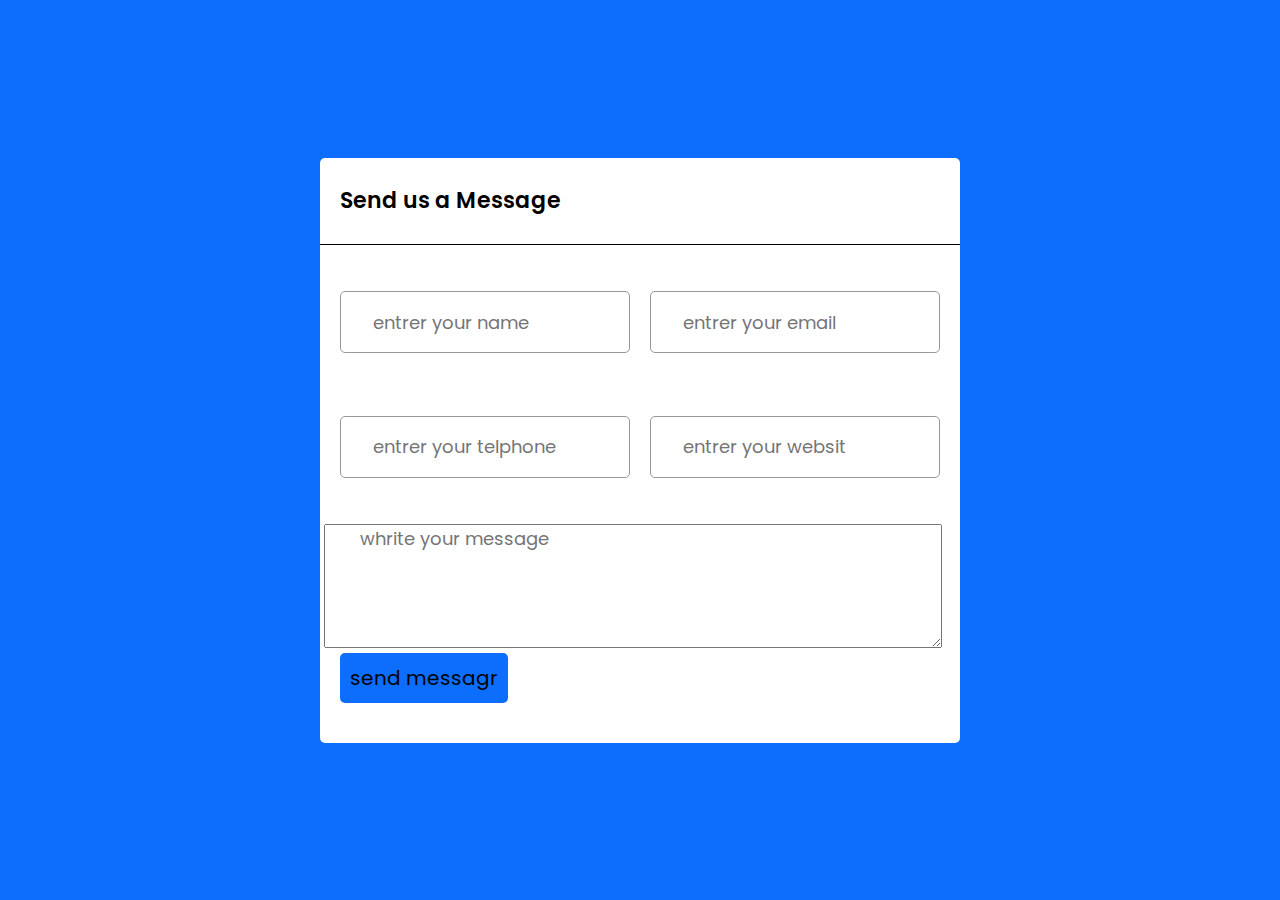
<file: form_html_css_php/index.html>
<!DOCTYPE html>
<html lang="en">
<head>
    <meta charset="UTF-8">
    <meta name="viewport" content="width=device-width, initial-scale=1.0">
    <title>Document</title>
    <link rel="stylesheet" href="style.css">
    <link rel="preconnect" href="https://fonts.googleapis.com">
<link rel="preconnect" href="https://fonts.gstatic.com" crossorigin>
<link rel="stylesheet" href="https://cdnjs.cloudflare.com/ajax/libs/font-awesome/6.5.1/css/all.min.css" integrity="sha512-DTOQO9RWCH3ppGqcWaEA1BIZOC6xxalwEsw9c2QQeAIftl+Vegovlnee1c9QX4TctnWMn13TZye+giMm8e2LwA==" crossorigin="anonymous" referrerpolicy="no-referrer" />
<link href="https://fonts.googleapis.com/css2?family=Archivo:wght@300;400&family=Exo+2:wght@500&family=Fredoka:wght@300..700&family=Livvic&family=Poppins:ital,wght@0,100;0,200;0,300;0,400;0,500;0,600;0,700;0,800;0,900;1,100;1,200;1,300;1,400;1,500;1,600;1,700;1,800;1,900&family=Roboto&family=Tajawal:wght@200;300;400;500;700;800;900&family=Unbounded:wght@200..900&display=swap" rel="stylesheet">
</head>
<body>
    <div class="homme">
        <header>Send us a Message</header>
        <form action="">
            <div class="ligne">
                <div class="filed">
                    <input type="text" placeholder="entrer your name">
                    <i class="fa-solid fa-user"></i>
                </div>
                <div class="filed">
                    <input type="email" placeholder="entrer your email">
                    <i class="fa-solid fa-envelope"></i>
                </div>
            </div>
            <!-- *********************ligne 2****************** -->
            <div class="ligne">
                <div class="filed">
                    <input type="tel" placeholder="entrer your telphone">
                    <i class="fa-solid fa-phone"></i>
                </div>
                <div class="filed">
                    <input type="text" placeholder="entrer your websit">
                    <i class="fa-solid fa-globe"></i>
                </div>
            </div>
            <div class="message" id="message">
                <textarea placeholder="whrite your message"></textarea>
                <i class="fa-solid fa-message"></i>
            </div>
            <div class="ligne" id="sub">
                <input type="submit" value="send messagr">
                <div class="error"></div>
            </div>
        </form>

    </div>
    
</body>
</html>
</file>
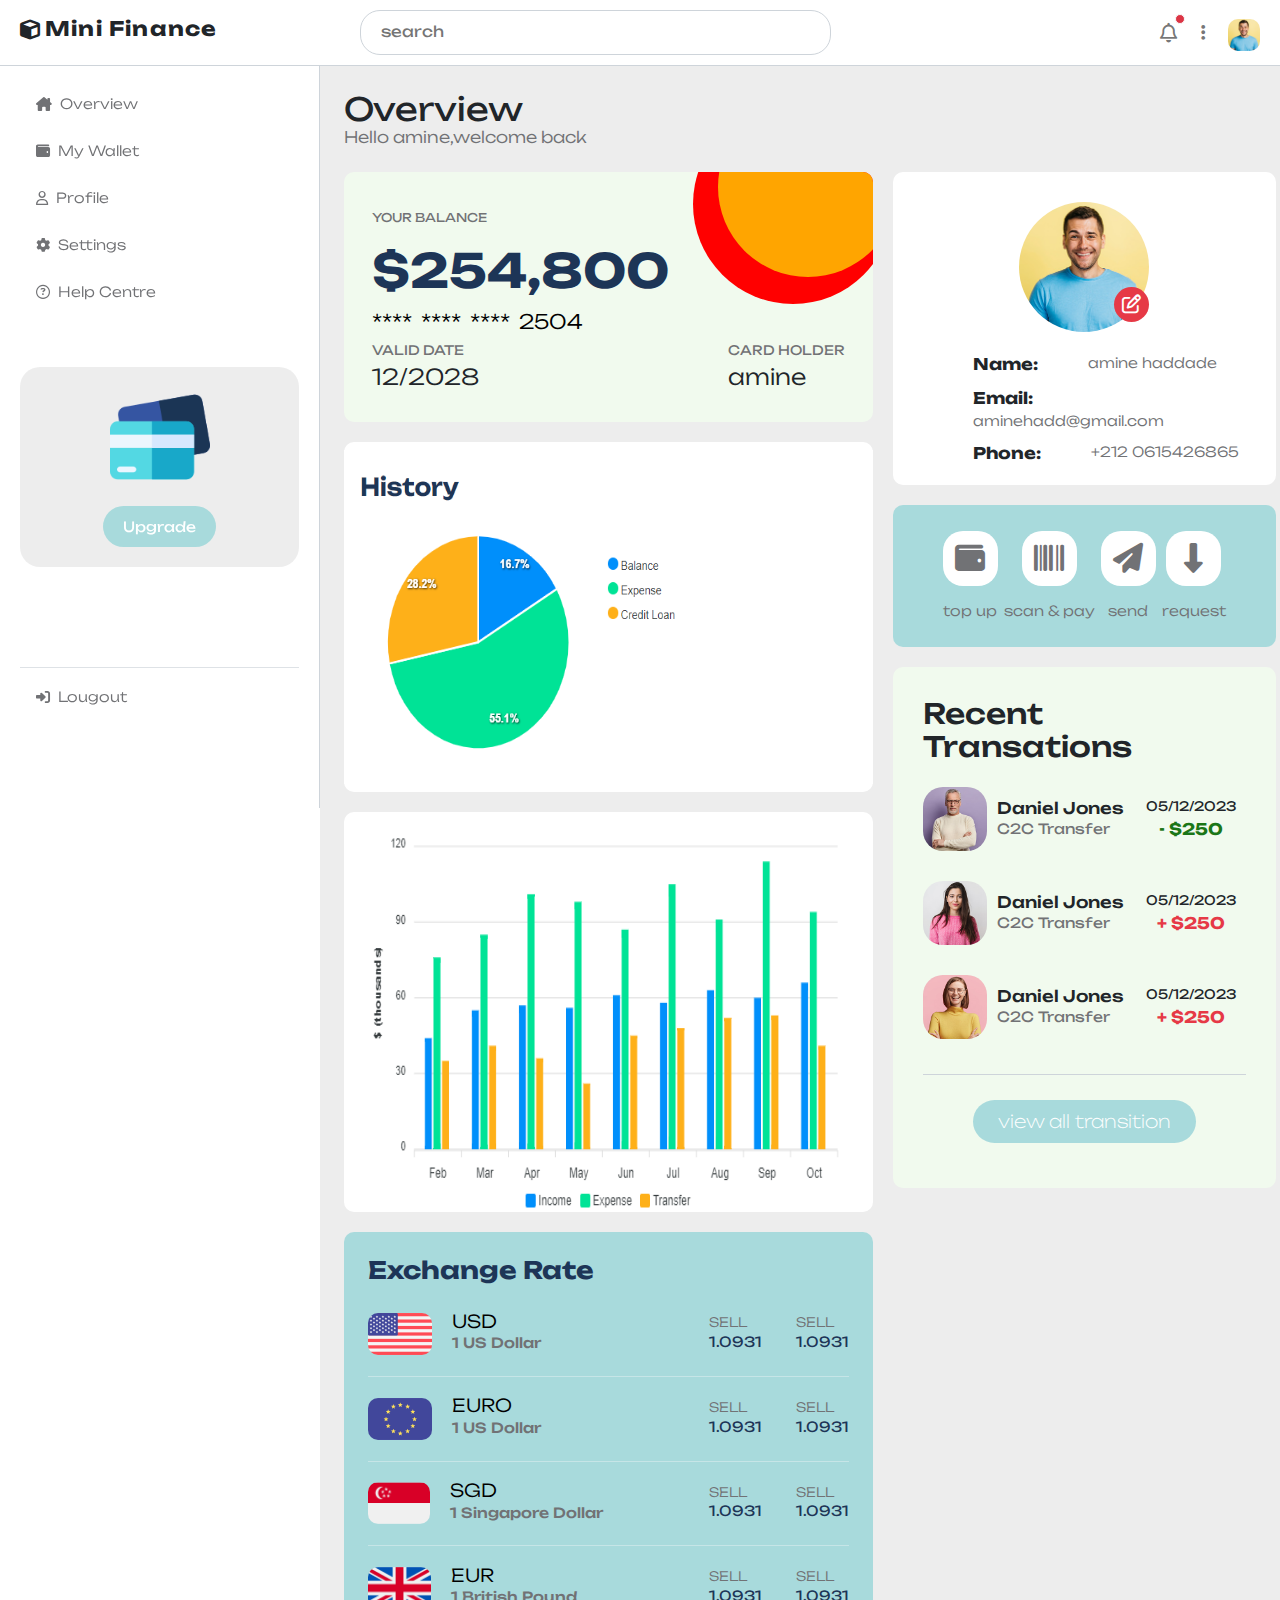
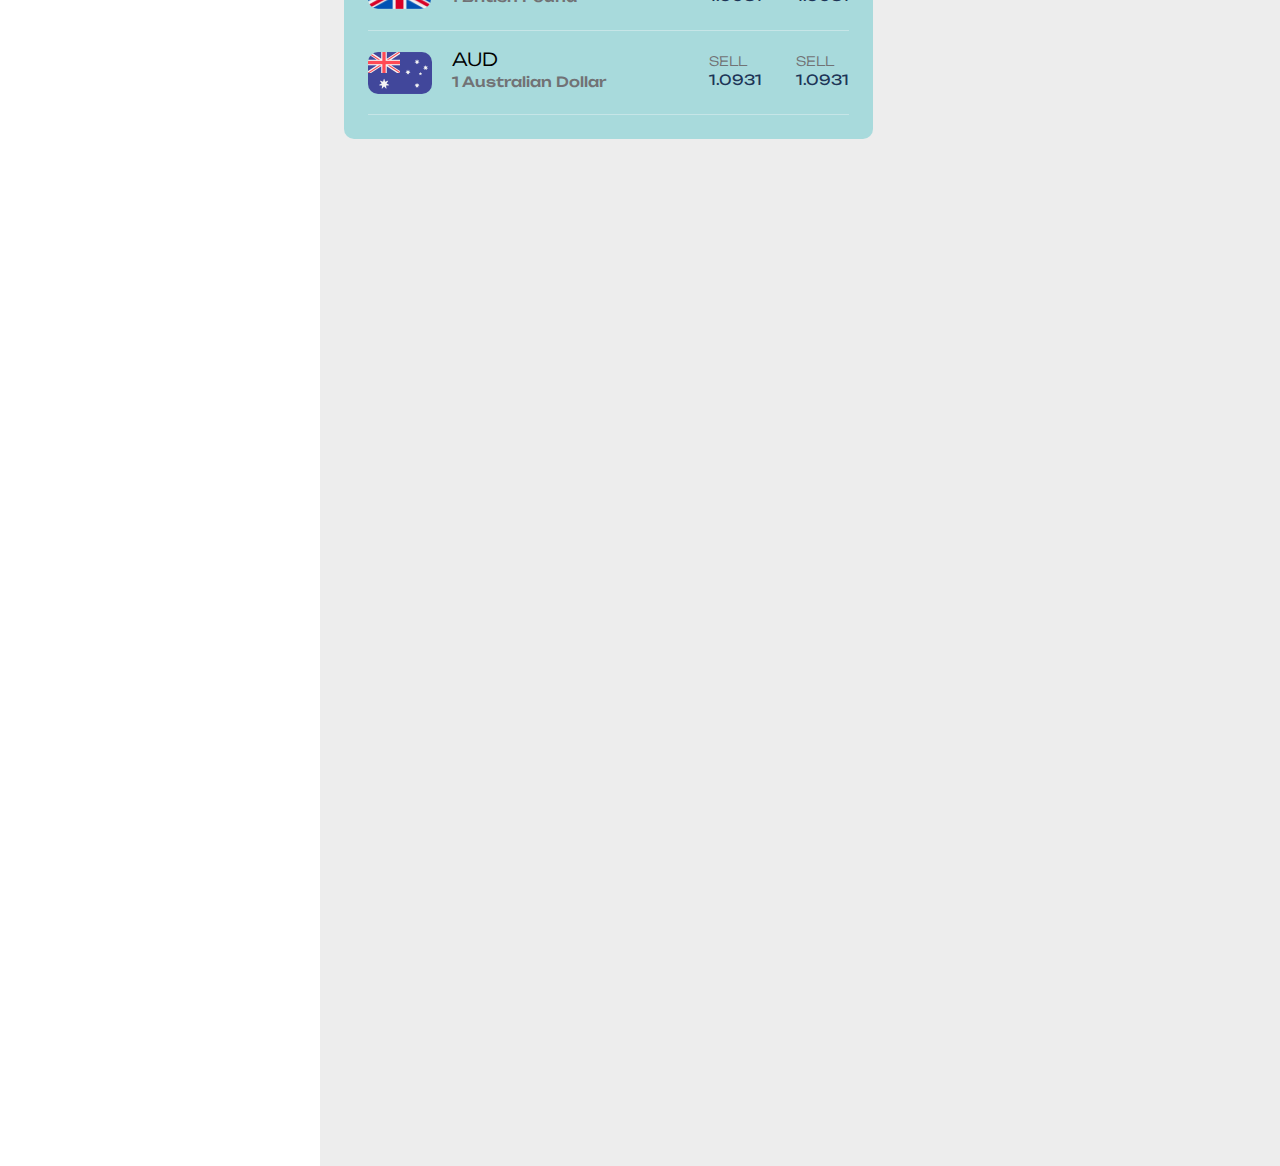
<file: daschbord/html/index.html>
<!DOCTYPE html>
<html lang="en">
<head>
    <meta charset="UTF-8">
    <meta name="viewport" content="width=device-width, initial-scale=1.0">
    <title>Document</title>
    <link rel="stylesheet" href="../css/style.css">
    <link rel="preconnect" href="https://fonts.googleapis.com">
    
    <link rel="stylesheet" href="https://cdnjs.cloudflare.com/ajax/libs/font-awesome/6.5.1/css/all.min.css" integrity="sha512-DTOQO9RWCH3ppGqcWaEA1BIZOC6xxalwEsw9c2QQeAIftl+Vegovlnee1c9QX4TctnWMn13TZye+giMm8e2LwA==" crossorigin="anonymous" referrerpolicy="no-referrer" />
    <link href="https://cdn.jsdelivr.net/npm/bootstrap@5.3.3/dist/css/bootstrap.min.css" rel="stylesheet" integrity="sha384-QWTKZyjpPEjISv5WaRU9OFeRpok6YctnYmDr5pNlyT2bRjXh0JMhjY6hW+ALEwIH" crossorigin="anonymous">
        <link rel="stylesheet" href="https://cdnjs.cloudflare.com/ajax/libs/font-awesome/6.0.0-beta3/css/all.min.css" integrity="sha384-NzA+sYY0nO+jQ1tg+Y8Zw9CzB85R0+0NA0j/52FRUWhP+iHRPhGKSc1R7r2wG8aJ" crossorigin="anonymous">

    <link rel="stylesheet" href="https://cdnjs.cloudflare.com/ajax/libs/font-awesome/6.5.1/css/all.min.css">
    <link rel="preconnect" href="https://fonts.gstatic.com" crossorigin>
    <link href="https://fonts.googleapis.com/css2?family=Archivo:wght@300;400&family=Exo+2:wght@500&family=Fredoka:wght@300..700&family=Livvic&family=Poppins:ital,wght@0,100;0,200;0,300;0,400;0,500;0,600;0,700;0,800;0,900;1,100;1,200;1,300;1,400;1,500;1,600;1,700;1,800;1,900&family=Roboto&family=Tajawal:wght@200;300;400;500;700;800;900&family=Unbounded:wght@200..900&display=swap" rel="stylesheet">
</head>
<body>
    <header >
        <div class="logo">
            <i class="fa-solid fa-cube"></i>
            <h2>mini finance</h2>
        </div>
        <input type="text" placeholder="search" >
        <div class="notification">
            <i class="fa-regular fa-bell"><span class="position-absolute   bg-danger border border-light rounded-circle"></span></i>
            <i class="fa-solid fa-ellipsis-vertical fa-2xs"></i>
            <div class="image-header">
                <img src="../image/medium-shot-happy-man-smiling.jpg" alt="">
            </div>
        </div>
    </header>


    <nav>
        <ul class="navigation">
            <li>
                
                <a href="#"><i class="fa-solid fa-house-chimney me-2"></i>overview</a>
            </li>
            <li>
                <a href="#"><i class="fa-solid fa-wallet me-2"></i>my wallet</a>
            </li>
            <li>
                <a href="#"><i class="fa-regular fa-user me-2"></i>profile</a>
            </li>
            <li>
                <a href="#"><i class="fa-sharp fa-solid fa-gear me-2"></i>settings</a>
            </li>
            <li>
                <a href="#"><i class="fa-regular fa-circle-question me-2"></i>help centre</a>
            </li>
            <li class="chop_cart">
                <div class="main">
                    <img src="../image/credit-card.png" alt="">
                    <a href="#">upgrade</a>
                </div>
            </li>
            <li class="lougout border-top pt-3 nav-item" id="oo"><a href="#" > <i class="fa-solid fa-right-to-bracket me-2"></i>lougout</a></li>
            
        </ul>
    </nav>
    <main class="px-4  pt-4">
        <h2 class="Overview mb-0">Overview</h2>
        <h6 class="hello">Hello amine,welcome back</h6>
        
        
        
        <div class="content mt-4">
            <!--      colone 1      -->
            <div class="colon_1" >
                <div class="cart_banck ">
                    <p id="titr_haut" class="mb-3">YOUR BALANCE</p>
                    <h1 class="montant mb-2">$254,800</h1>
                    <div class="chaifr">
                        <span>****</span>
                        <span>****</span>
                        <span>****</span>
                        <span class="ml">2504</span>
                    </div>
                    <div class="info_cart">
                        <div class="row1">
                            <p id="VALID" class="mb-0 mt-1">VALID DATE</p>
                            <small  id="date_validate">12/2028</small>
                        </div>
                        <div class="row2">
                            <p id="VALID" class="mb-0 mt-1">CARD HOLDER</p>
                            <small  id="date_validate">amine</small>
                        </div>
                    </div> 
                </div>
                <div class="daschbord_circle_auto py-2">
                        <img src="../image/Capture d'écran 2024-03-28 013131.png" alt="">
                </div>
                <div class="dashbord_row ">
                    <img src="../image/ilipmlo7.png" id="oo" alt="">
                </div>


                <div class="Exchange_rate py-4 px-4">
                    <h5>Exchange Rate</h5>
                    <div class="Country py-2" id="">
                        <div class="info_Country">
                            <img src="../image/flag/united-states.png" alt="">
                            <div id="name_contry" >
                                <h6 class="mb-0">USD</h6>
                                <p class="mb-1">1 US Dollar</p>
                            </div>
                        </div>
                        <div class="prix_info">
                            <div class="sous1">
                                <h6 class="mb-0">SELL</h6>
                                <p class="">1.0931</p>
                            </div>
                            <div class="sous1">
                                <h6 class="mb-0">SELL</h6>
                                <p>1.0931</p>
                            </div>
                        </div>

                    </div>
                    <div class="Country py-2" id="">
                        <div class="info_Country">
                            <img src="../image/flag/european-union.png" alt="">
                            <div id="name_contry" >
                                <h6 class="mb-0">Euro</h6>
                                <p class="mb-1">1 US Dollar</p>
                            </div>
                        </div>
                        <div class="prix_info">
                            <div class="sous1">
                                <h6 class="mb-0">SELL</h6>
                                <p class="">1.0931</p>
                            </div>
                            <div class="sous1">
                                <h6 class="mb-0">SELL</h6>
                                <p>1.0931</p>
                            </div>
                        </div>

                    </div>
                    <div class="Country py-2" id="">
                        <div class="info_Country">
                            <img src="../image/flag/singapore.png" alt="">
                            <div id="name_contry" >
                                <h6 class="mb-0">SGD</h6>
                                <p class="mb-1">1 Singapore Dollar</p>
                            </div>
                        </div>
                        <div class="prix_info">
                            <div class="sous1">
                                <h6 class="mb-0">SELL</h6>
                                <p class="">1.0931</p>
                            </div>
                            <div class="sous1">
                                <h6 class="mb-0">SELL</h6>
                                <p>1.0931</p>
                            </div>
                        </div>

                    </div>
                    <div class="Country py-2" id="">
                        <div class="info_Country">
                            <img src="../image/flag/united-kingdom.png" alt="">
                            <div id="name_contry" >
                                <h6 class="mb-0">EUR</h6>
                                <p class="mb-1">1 British Pound</p>
                            </div>
                        </div>
                        <div class="prix_info">
                            <div class="sous1">
                                <h6 class="mb-0">SELL</h6>
                                <p class="">1.0931</p>
                            </div>
                            <div class="sous1">
                                <h6 class="mb-0">SELL</h6>
                                <p>1.0931</p>
                            </div>
                        </div>

                    </div>
                    <div class="Country py-2" id="">
                        <div class="info_Country">
                            <img src="../image/flag/australia.png" alt="">
                            <div id="name_contry" >
                                <h6 class="mb-0">AUD</h6>
                                <p class="mb-1">1 Australian Dollar</p>
                            </div>
                        </div>
                        <div class="prix_info">
                            <div class="sous1">
                                <h6 class="mb-0">SELL</h6>
                                <p class="">1.0931</p>
                            </div>
                            <div class="sous1">
                                <h6 class="mb-0">SELL</h6>
                                <p>1.0931</p>
                            </div>
                        </div>
                    </div>
                </div>
            </div>










                     <!--      colone 2      -->
            <div class="colin_2 " style="height: 500px;">

                    <div class="profile">
                            <div class="image">
                                <img src="../image/medium-shot-happy-man-smiling.jpg" alt="">
                                <div class="modifier">
                                    <i class="fa-solid fa-pen-to-square" id="mo"></i>
                                </div>
                            </div>
                        
                        <div class="inforamtion_profile">
                            <p class="name">
                                <strong>name:</strong>
                                <a href="#">amine haddade</a>
                            </p>
                            <p class="name">
                                <strong>email:</strong>
                                <a href="mailto:aminehddade479@gmail.com">aminehadd@gmail.com</a>
                            </p>
                            <p class="name">
                                <strong>phone:</strong>
                                <a href="#">+212 0615426865</a>
                            </p>
                        </div>
                    </div>

                    <div class="methode_get">
                        <div class="met">
                            <div class="icon">
                                <i class="fa-solid fa-wallet"></i>
                            </div>
                            <p class="mb-0">
                                top up
                            </p>
                        </div>
                        <div class="met">
                            <div class="icon">
                                <i class="fa-sharp fa-solid fa-barcode"></i>
                            </div>
                            <p class="mb-0">
                                scan & pay
                            </p>
                        </div>
                        <div class="met mb-0">
                            <div class="icon">
                                <i class="fa-solid fa-paper-plane"></i>
                            </div>
                            <p class="mb-0">
                                send
                            </p>
                        </div>
                        <div class="met">
                            <div class="icon">
                                <i class="fa-solid fa-down-long"></i>
                            </div>
                            <p class="mb-0">
                                request
                            </p>
                        </div>
                    </div>
                    

                    <div class="userstack">
                        <h3>Recent Transations</h3>

                        <div class="imageuser">
                            <div class="user">

                                    <img src="../image/profile/senior-man-white-sweater-eyeglasses.jpg" alt="">

                                <div class="info">
                                    <div class="fullname">
                                        <h5>Daniel Jones</h5>
                                        <p>C2C Transfer</p>
                                    </div>
                                    <div class="les_prix">
                                        <p>05/12/2023</p>
                                        <p style="color:rgb(27, 118, 23);" id="prix">- $250</p>
                                    </div>
                                </div>
                            </div>
                            <div class="user">
                 
                                    <img src="../image/profile/young-beautiful-woman-pink-warm-sweater.jpg" alt="">

                     
                                <div class="info">
                                    <div class="fullname">
                                        <h5>Daniel Jones</h5>
                                        <p>C2C Transfer</p>
                                    </div>
                                    <div class="les_prix">
                                        <p>05/12/2023</p>
                                        <p style="color:#E63946" id="prix">+   $250</p>
                                    </div>
                                </div>
                            </div>
                            <div class="user">
                  
                                    <img src="../image/profile/young-woman-with-round-glasses-yellow-sweater.jpg" alt="">

                    
                                <div class="info">
                                    <div class="fullname">
                                        <h5>Daniel Jones</h5>
                                        <p>C2C Transfer</p>
                                    </div>
                                    <div class="les_prix">
                                        <p>05/12/2023</p>
                                        <p style="color:#E63946;" id="prix">+ $250</p>
                                    </div>
                                </div>
                            </div>
                        </div>
                        <div class="button">

                            <a href="index.html">view all transition</a>
                        </div>
                    </div>
            </div>
        </div>
        
    </main>
    
</body>
</html>
</file>
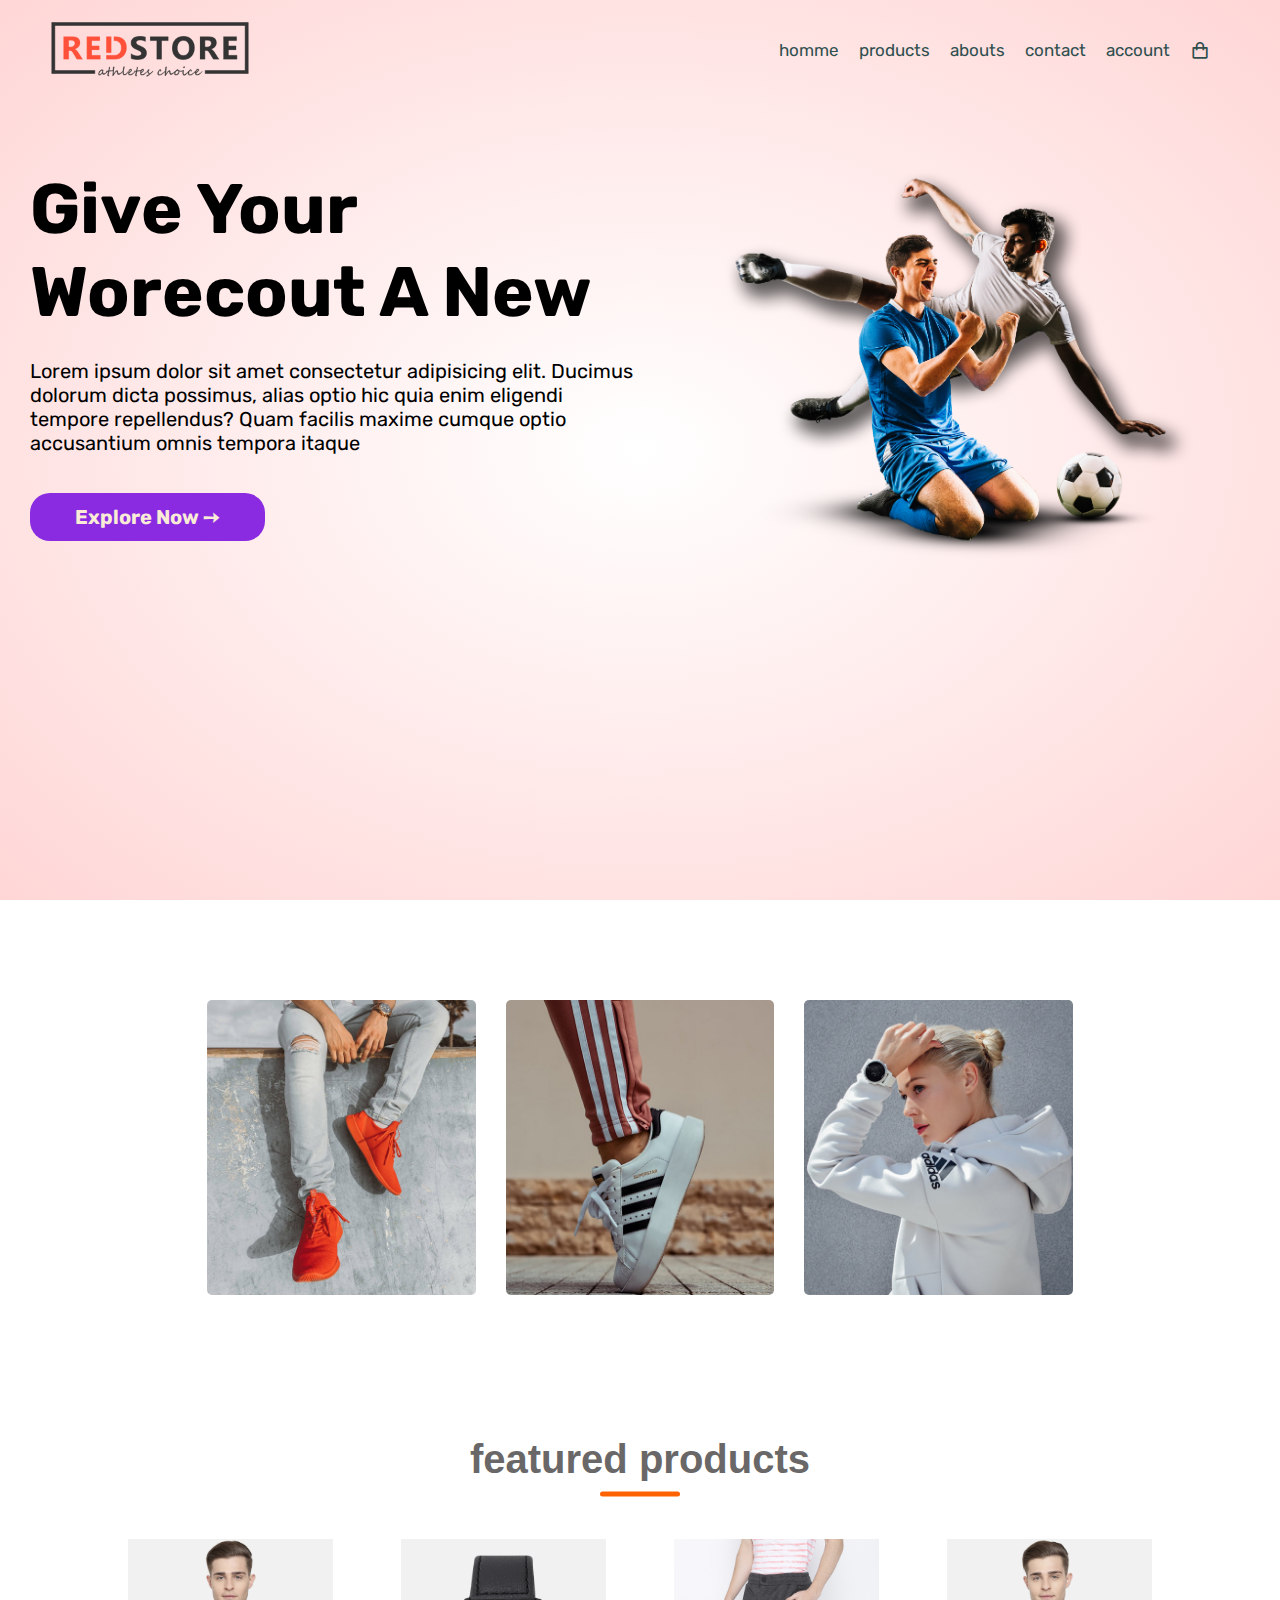
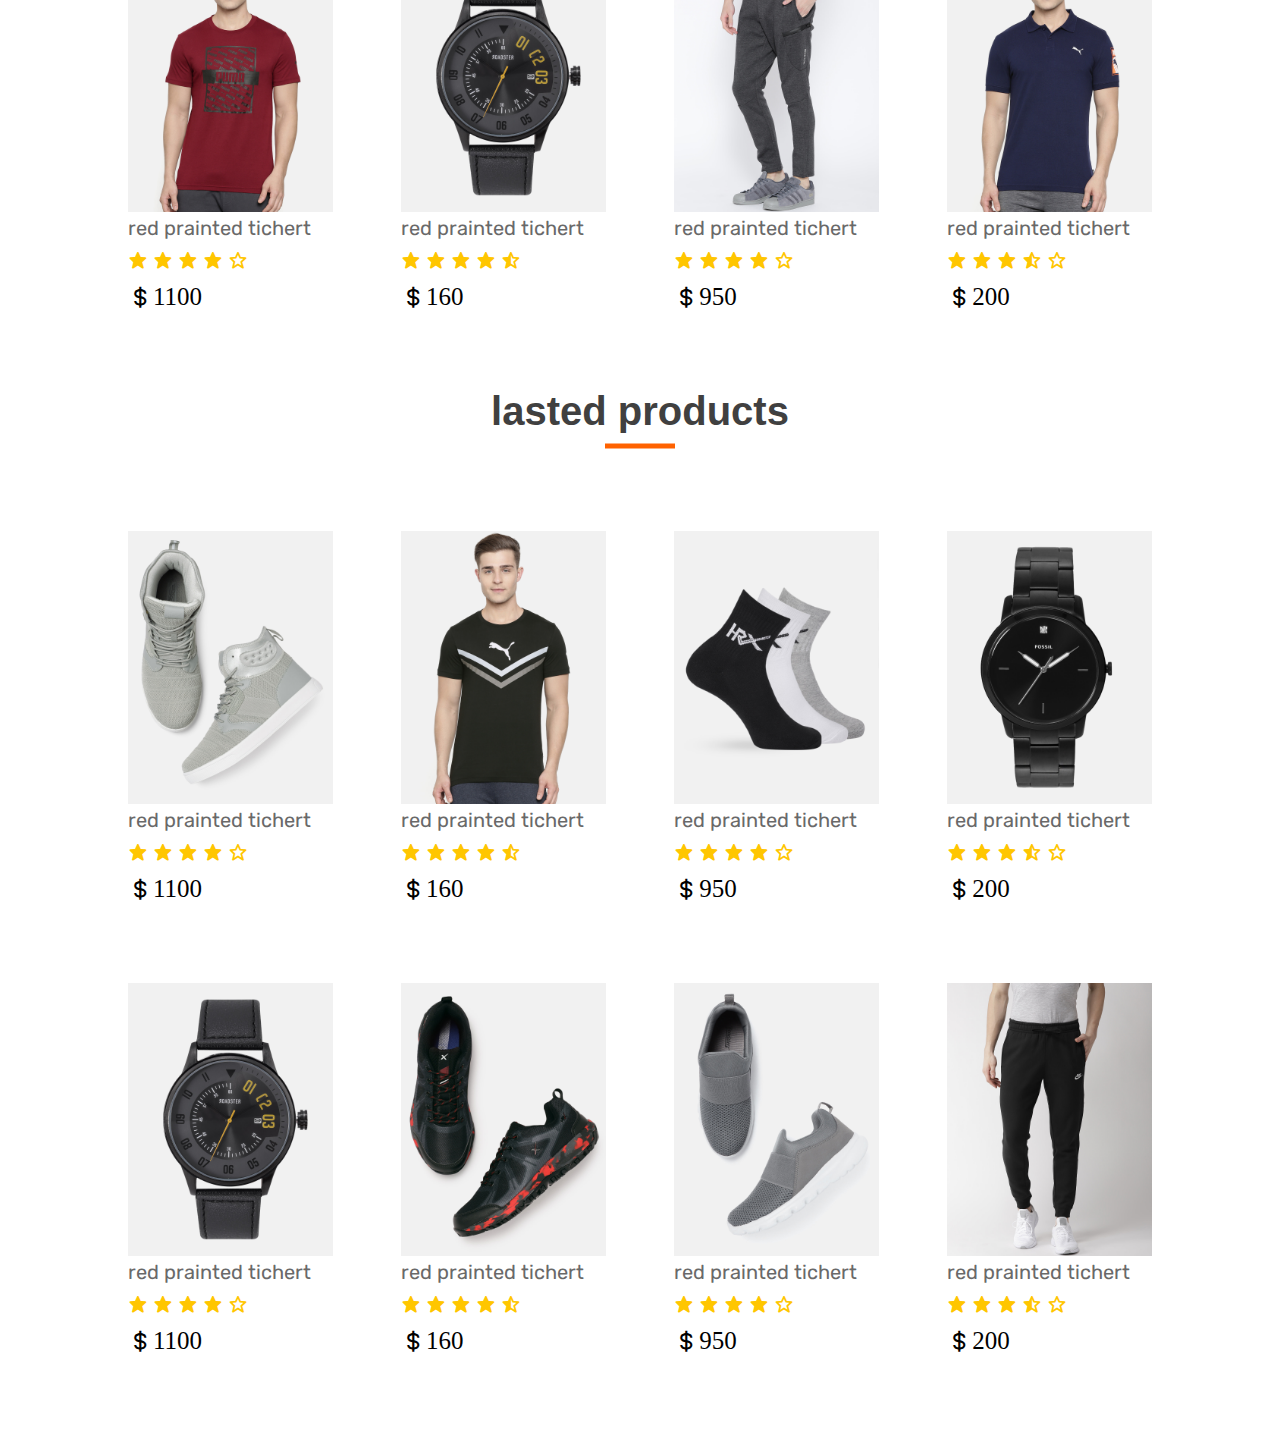
<file: ecommerce_website/website1.html>
<!DOCTYPE html>
<html lang="en">
<head>
    <meta charset="UTF-8">
    <meta name="viewport" content="width=device-width, initial-scale=1.0">
    <title>website ecommerce</title>
    <link rel="stylesheet" href="website1.css">
    <link href='https://unpkg.com/boxicons@2.1.4/css/boxicons.min.css' rel='stylesheet'>
    <link rel="preconnect" href="https://fonts.googleapis.com">
    <link rel="preconnect" href="https://fonts.gstatic.com" crossorigin>
    <link href="https://fonts.googleapis.com/css2?family=Rubik:wght@300&display=swap" rel="stylesheet">
    <link href='https://unpkg.com/boxicons@2.1.4/css/boxicons.min.css' rel='stylesheet'>
</head>
<body>
    <section class="header">
        <div class="navbar">
            <div class="logo">
                <img src="logo.png" alt="">
            </div>
            <nav>
                <ul>
                    <li><a href="">homme</a></li>
                    <li><a href="">products</a></li>
                    <li><a href="">abouts</a></li>
                    <li><a href="">contact</a></li>
                    <li><a href="">account</a></li>
                    <li><a href=""><i  style="font-size: 20px;" class='bx bx-shopping-bag'></i></a></li>
                </ul>
            </nav>
        </div>
        <div class="page1">
            <div class="col1">
                <h1>give your worecout a new <style></style></h1>
                <p> Lorem ipsum dolor sit amet consectetur adipisicing elit. Ducimus 
                    dolorum dicta possimus, alias optio hic quia enim eligendi tempore
                     repellendus? Quam facilis maxime cumque optio accusantium omnis tempora itaque 
                </p>
                <a href="" class="botona">explore now &#10137;</a>
            </div>
            <div class="col2">
                <img src="image1.png" alt="">

            </div>
        </div>
    </section>
<!-- ---------------categorer------------------- -->
    <section class="categorer">
        <div class="row">
            <div class="col1">
                <img src="category-1.jpg" alt="">
            </div>
            <div class="col1">
                <img src="category-2.jpg" alt="">
            </div>
            <div class="col1">
                <img src="category-3.jpg" alt="">
            </div>
        </div>
    <!-- -------------------------fuaterd products-------------- -->
        <div class="featured">
            <h1>featured products</h1>
            <div class="cart">
                <div class="col col-1">
                    <img src="product-1.jpg" alt="" width="100%">
                    <span>red prainted tichert</span>
                        <div class="start">
                            <i class='bx bxs-star' style='color:#ffc600'  ></i>
                            <i class='bx bxs-star' style='color:#ffc600'  ></i>
                            <i class='bx bxs-star' style='color:#ffc600'  ></i>
                            <i class='bx bxs-star' style='color:#ffc600'  ></i>
                            <i class='bx bx-star' style='color:#ffc600' ></i>
                        </div>
                        <div class="prix">
                            <i class='bx bx-dollar' style='color:#000000' ></i>1100                        </div>
                </div>
                <div class="col col-1">
                    <img src="product-9.jpg" alt="" width="100%">
                    <span>red prainted tichert</span>
                    <div class="start">
                        <i class='bx bxs-star' style='color:#ffc600'  ></i>
                        <i class='bx bxs-star' style='color:#ffc600'  ></i>
                        <i class='bx bxs-star' style='color:#ffc600'  ></i>
                        <i class='bx bxs-star' style='color:#ffc600'  ></i>
                        <i class='bx bxs-star-half' style='color:#ffc600'  ></i>
                    </div>
                    <div class="prix">
                        <i class='bx bx-dollar' style='color:#000000' ></i>160                    </div>
                </div>
                <div class="col col-1">
                    <img src="product-3.jpg" alt="" width="100%">
                    <span>red prainted tichert</span>
                    <div class="start">
                        <i class='bx bxs-star' style='color:#ffc600'  ></i>
                        <i class='bx bxs-star' style='color:#ffc600'  ></i>
                        <i class='bx bxs-star' style='color:#ffc600'  ></i>
                        <i class='bx bxs-star' style='color:#ffc600'  ></i>
                        <i class='bx bx-star' style='color:#ffc600'  ></i>
                    </div>
                    <div class="prix">
                        <i class='bx bx-dollar' style='color:#000000' ></i>950
                    </div>
                    </div>
                <div class="col col-1">
                    <img src="product-4.jpg" alt="" width="100%">
                    <span>red prainted tichert</span>
                    <div class="start">
                        <i class='bx bxs-star' style='color:#ffc600'  ></i>
                        <i class='bx bxs-star' style='color:#ffc600'  ></i>
                        <i class='bx bxs-star' style='color:#ffc600'  ></i>
                        <i class='bx bxs-star-half' style='color:#ffc600'  ></i>
                        <i class='bx bx-star' style='color:#ffc600'  ></i>
                    </div>
                    <div class="prix">
                        <i class='bx bx-dollar' style='color:#000000' ></i>200
                    </div>
                </div>
            </div>
            <h2>lasted products</h2>
        </div>
        <!-- -----------------------8 ccartes--------------------------- -->
        <div class="featured">
            <div class="cart">
                <div class="col col-1">
                    <img src="product-5.jpg" alt="" width="100%">
                    <span>red prainted tichert</span>
                        <div class="start">
                            <i class='bx bxs-star' style='color:#ffc600'  ></i>
                            <i class='bx bxs-star' style='color:#ffc600'  ></i>
                            <i class='bx bxs-star' style='color:#ffc600'  ></i>
                            <i class='bx bxs-star' style='color:#ffc600'  ></i>
                            <i class='bx bx-star' style='color:#ffc600' ></i>
                        </div>
                        <div class="prix">
                            <i class='bx bx-dollar' style='color:#000000' ></i>1100                        </div>
                </div>
                <div class="col col-1">
                    <img src="product-6.jpg" alt="" width="100%">
                    <span>red prainted tichert</span>
                    <div class="start">
                        <i class='bx bxs-star' style='color:#ffc600'  ></i>
                        <i class='bx bxs-star' style='color:#ffc600'  ></i>
                        <i class='bx bxs-star' style='color:#ffc600'  ></i>
                        <i class='bx bxs-star' style='color:#ffc600'  ></i>
                        <i class='bx bxs-star-half' style='color:#ffc600'  ></i>
                    </div>
                    <div class="prix">
                        <i class='bx bx-dollar' style='color:#000000' ></i>160</div>
                </div>
                <div class="col col-1">
                    <img src="product-7.jpg" alt="" width="100%">
                    <span>red prainted tichert</span>
                    <div class="start">
                        <i class='bx bxs-star' style='color:#ffc600'  ></i>
                        <i class='bx bxs-star' style='color:#ffc600'  ></i>
                        <i class='bx bxs-star' style='color:#ffc600'  ></i>
                        <i class='bx bxs-star' style='color:#ffc600'  ></i>
                        <i class='bx bx-star' style='color:#ffc600'  ></i>
                    </div>
                    <div class="prix">
                        <i class='bx bx-dollar' style='color:#000000' ></i>950
                    </div>
                    </div>
                <div class="col col-1">
                    <img src="product-8.jpg" alt="" width="100%">
                    <span>red prainted tichert</span>
                    <div class="start">
                        <i class='bx bxs-star' style='color:#ffc600'  ></i>
                        <i class='bx bxs-star' style='color:#ffc600'  ></i>
                        <i class='bx bxs-star' style='color:#ffc600'  ></i>
                        <i class='bx bxs-star-half' style='color:#ffc600'  ></i>
                        <i class='bx bx-star' style='color:#ffc600'  ></i>
                    </div>
                    <div class="prix">
                        <i class='bx bx-dollar' style='color:#000000' ></i>200
                    </div>
                </div>
            </div>

        </div>
        <div class="featured">
            <div class="cart">
                <div class="col col-1">
                    <img src="product-9.jpg" alt="" width="100%">
                    <span>red prainted tichert</span>
                        <div class="start">
                            <i class='bx bxs-star' style='color:#ffc600'  ></i>
                            <i class='bx bxs-star' style='color:#ffc600'  ></i>
                            <i class='bx bxs-star' style='color:#ffc600'  ></i>
                            <i class='bx bxs-star' style='color:#ffc600'  ></i>
                            <i class='bx bx-star' style='color:#ffc600' ></i>
                        </div>
                        <div class="prix">
                            <i class='bx bx-dollar' style='color:#000000' ></i>1100                        </div>
                </div>
                <div class="col col-1">
                    <img src="product-10.jpg" alt="" width="100%">
                    <span>red prainted tichert</span>
                    <div class="start">
                        <i class='bx bxs-star' style='color:#ffc600'  ></i>
                        <i class='bx bxs-star' style='color:#ffc600'  ></i>
                        <i class='bx bxs-star' style='color:#ffc600'  ></i>
                        <i class='bx bxs-star' style='color:#ffc600'  ></i>
                        <i class='bx bxs-star-half' style='color:#ffc600'  ></i>
                    </div>
                    <div class="prix">
                        <i class='bx bx-dollar' style='color:#000000' ></i>160                    </div>
                </div>
                <div class="col col-1">
                    <img src="product-11.jpg" alt="" width="100%">
                    <span>red prainted tichert</span>
                    <div class="start">
                        <i class='bx bxs-star' style='color:#ffc600'  ></i>
                        <i class='bx bxs-star' style='color:#ffc600'  ></i>
                        <i class='bx bxs-star' style='color:#ffc600'  ></i>
                        <i class='bx bxs-star' style='color:#ffc600'  ></i>
                        <i class='bx bx-star' style='color:#ffc600'  ></i>
                    </div>
                    <div class="prix">
                        <i class='bx bx-dollar' style='color:#000000' ></i>950
                    </div>
                    </div>
                <div class="col col-1">
                    <img src="product-12.jpg" alt="" width="100%">
                    <span>red prainted tichert</span>
                    <div class="start">
                        <i class='bx bxs-star' style='color:#ffc600'  ></i>
                        <i class='bx bxs-star' style='color:#ffc600'  ></i>
                        <i class='bx bxs-star' style='color:#ffc600'  ></i>
                        <i class='bx bxs-star-half' style='color:#ffc600'  ></i>
                        <i class='bx bx-star' style='color:#ffc600'  ></i>
                    </div>
                    <div class="prix">
                        <i class='bx bx-dollar' style='color:#000000' ></i>200
                    </div>
                </div>
            </div>
        </div>

    </section>

    
    
</body>
</html>
</file>
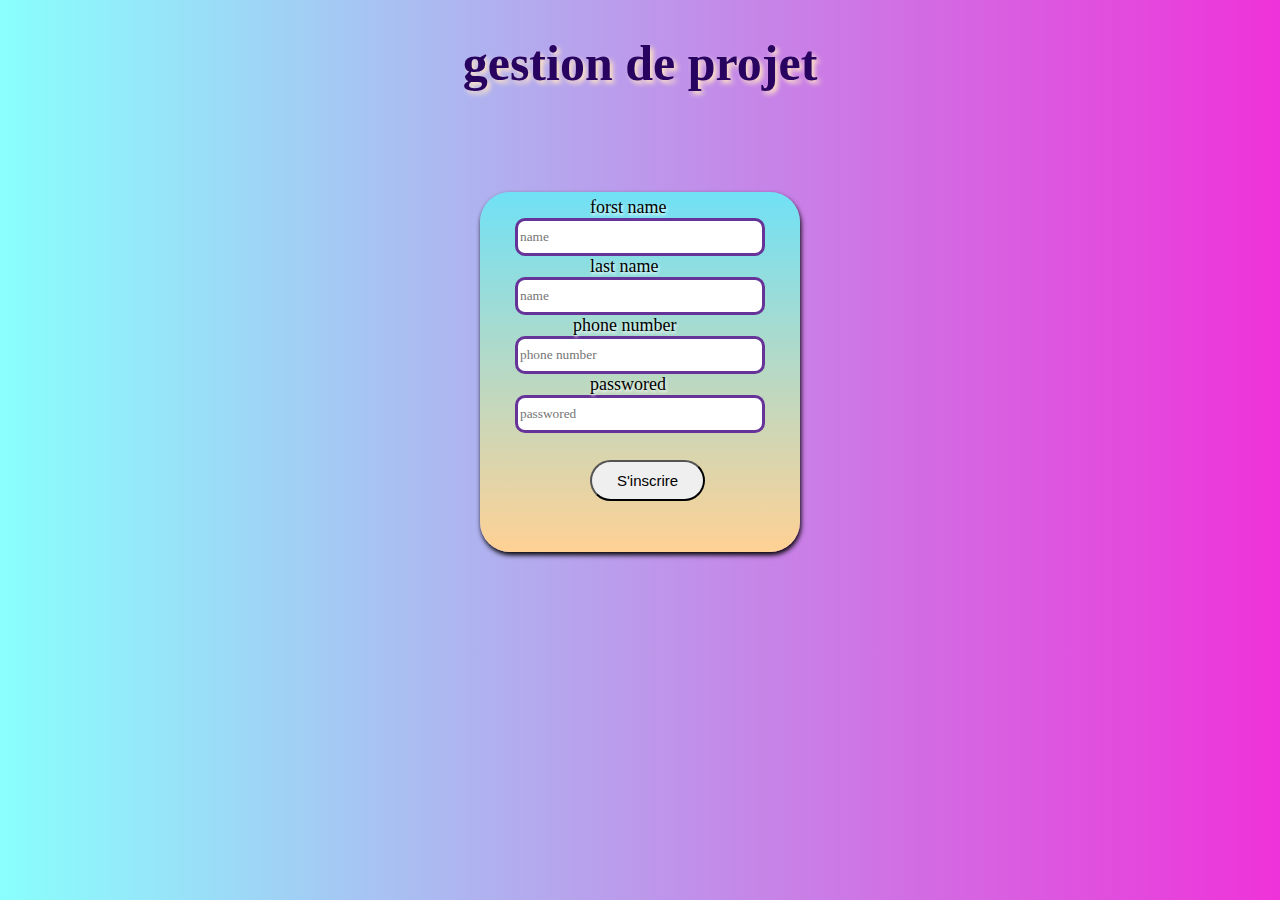
<file: html/page_form.html>
<!DOCTYPE html>
<html lang="en">
<head>
    <meta charset="UTF-8">
    <meta name="viewport" content="width=device-width, initial-scale=1.0">
    <title>Document</title>
    <link rel="stylesheet" href="../css/style_forme.css">
</head>
<body >
    <h1>gestion de projet</h1>
    <form action="C:\Users\LENOVO\Desktop\html\html\page_store.html">
        <label for="forst name">forst name</label>
        <input type="text" id="forst name" placeholder="name" required>
        <label for="last name">last name</label>
        <input type="text" id="last name" placeholder="name" required>
        <label class="phone" for="phone number">phone number</label>
        <input type="tel" id="phone number" placeholder="phone number" required>
        <label class="pass" for="passwored">passwored</label>
        <input type="password" id="password" placeholder="passwored" required maxlength="10">
        <button type="submit">S'inscrire</button>
        
    </form>
    
</body>
</html>
</file>
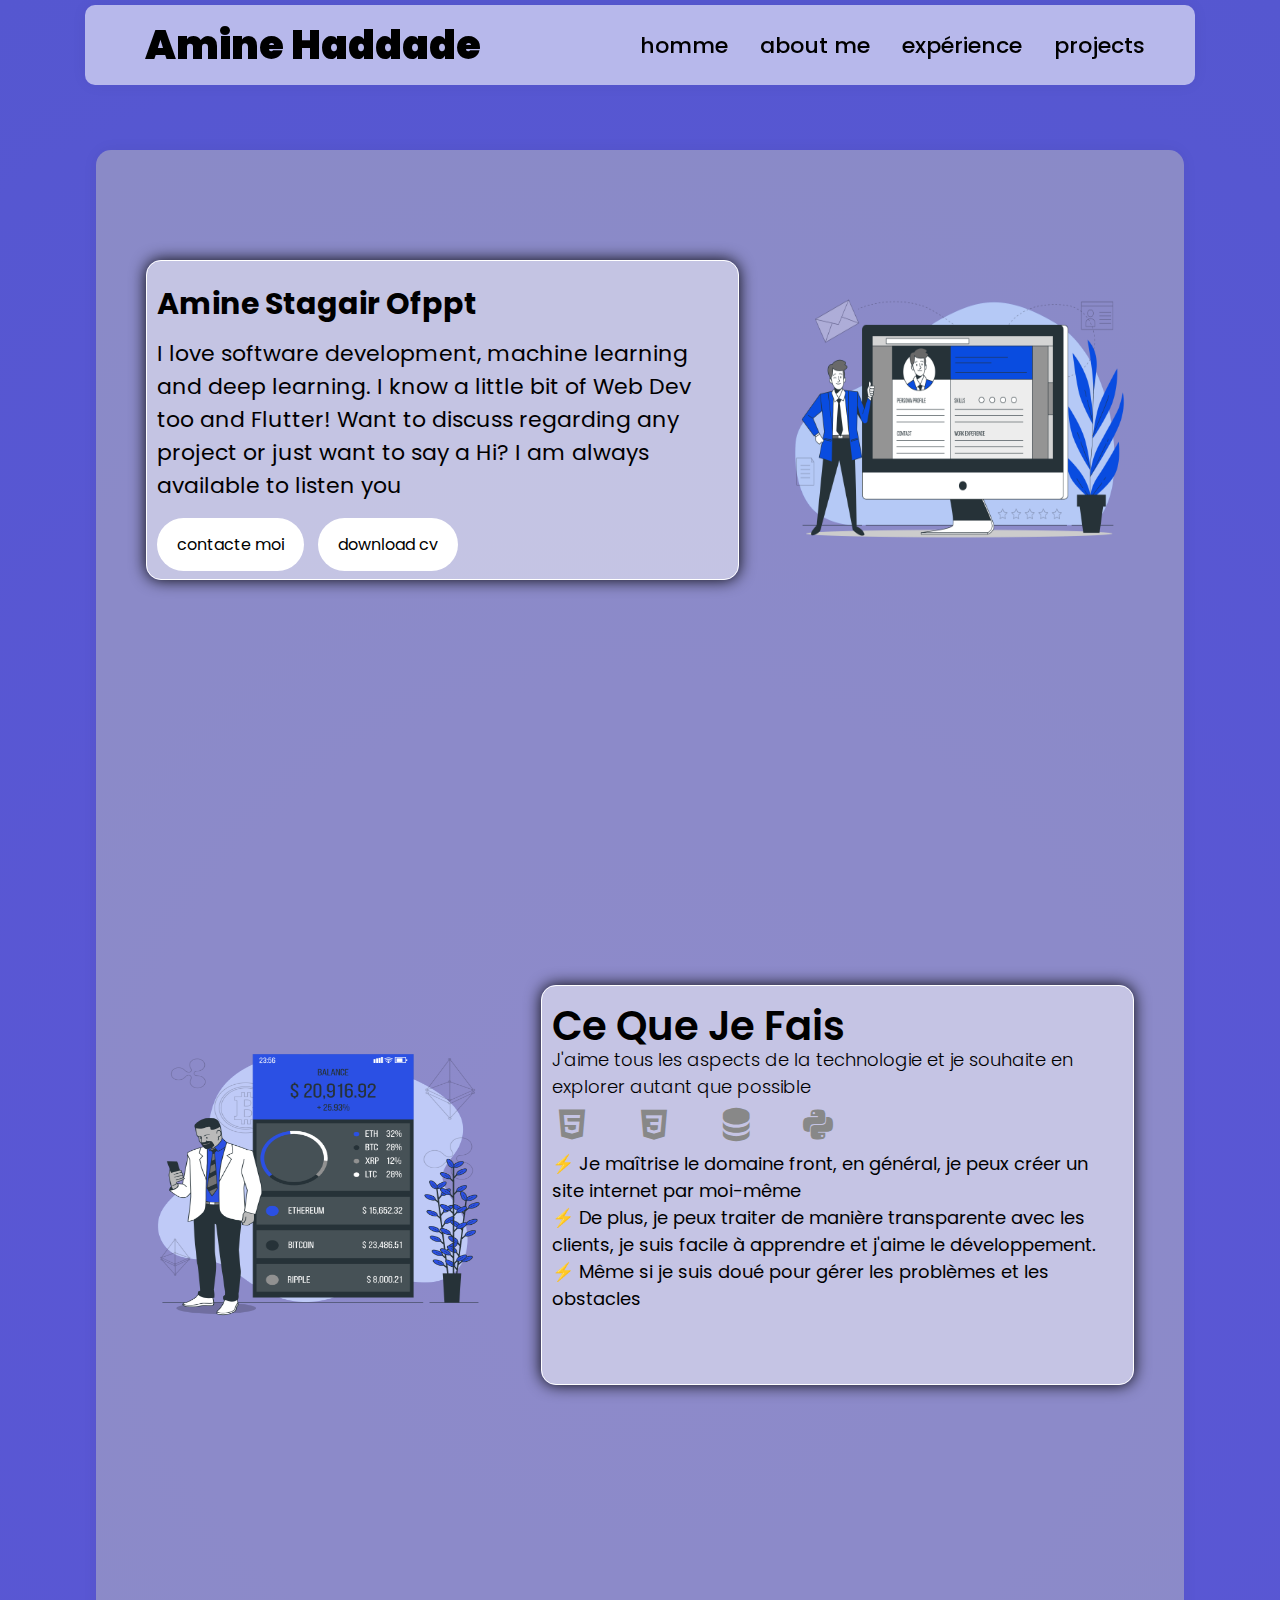
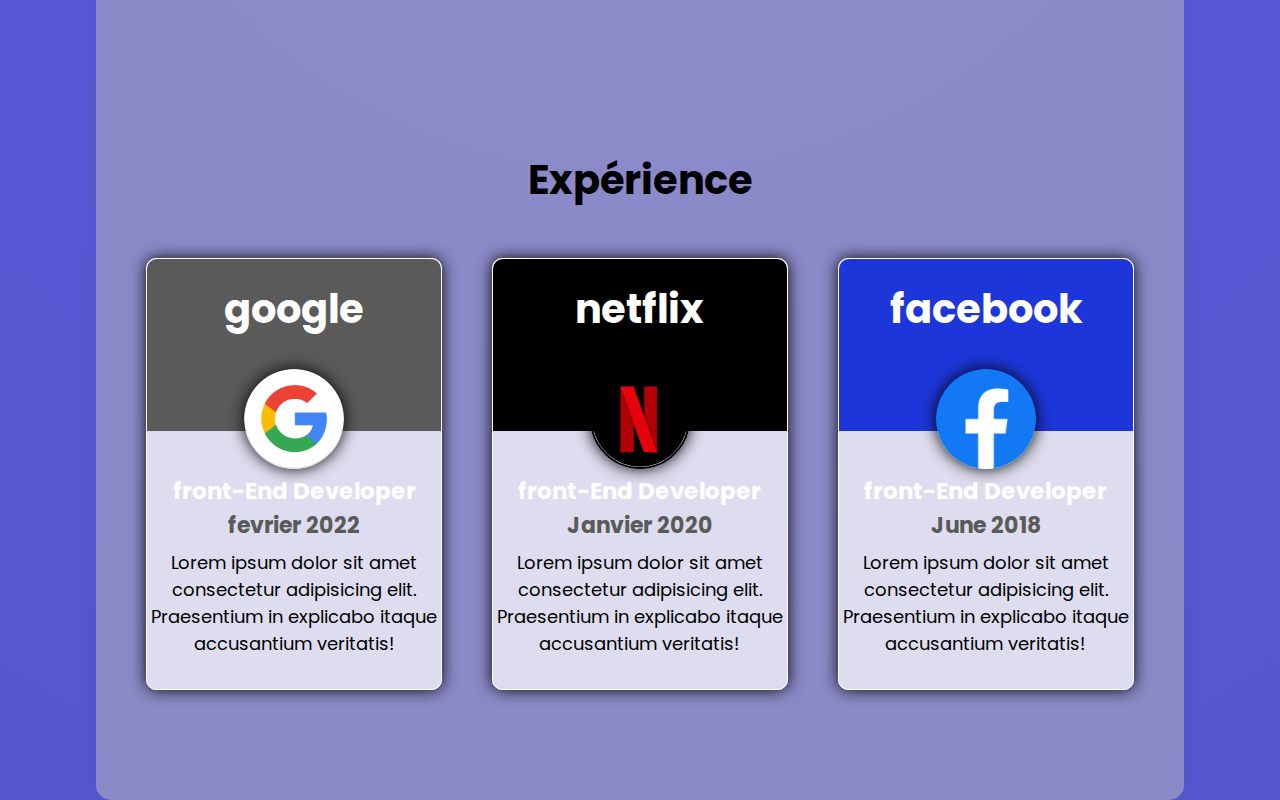
<file: portfolio/revision-input.html>
<!DOCTYPE html>
<html lang="en">
<head>
    <meta charset="UTF-8">
    <meta name="viewport" content="width=device-width, initial-scale=1.0">
    <title>Document</title>
    <link rel="stylesheet" href="portfolio.css">
    <link rel="preconnect" href="https://fonts.googleapis.com">
    <link rel="preconnect" href="https://fonts.gstatic.com" crossorigin>
    <link href="https://fonts.googleapis.com/css2?family=Poppins:wght@500&display=swap" rel="stylesheet">
    <link href='https://unpkg.com/boxicons@2.1.4/css/boxicons.min.css' rel='stylesheet'>
</head>
<body>
    <header class="navbar">
        <nav>
            <h1 class="name">amine haddade</h1>
            <ul>
                <li><a href="">homme</a></li>
                <li><a href="">about me</a></li>
                <li><a href="#expérience">expérience</a></li>
                <li><a href="">projects</a></li>
            </ul>
        </nav>

    </header>
    <div class="container">
        <div class="homme">
            <div class="text">
                <h2 >amine stagair ofppt<span class="logo"></span></h2>
                <p >
                I love software development, machine learning and deep learning. I
                know a little bit of Web Dev too and Flutter! Want to discuss
                regarding any project or just want to say a Hi? I am always
                available to listen you
                </p>
                <div class="botonat">
                    <a href="mailto:aminehddade479@gmail.com">contacte moi</a>
                    <a href="#">download cv</a>
                </div>
                
            </div>
            <div class="image">
                <img src="Online resume-bro.png" alt="">
            </div>
        </div>
        <div class="about_me">
            <div class="image">
                <img src="Crypto portfolio-bro.png" alt="">
            </div>
            <div class="text">
                <h2>Ce que je fais</h2>
                <p class="p1">
                    J'aime tous les aspects de la technologie et je souhaite en explorer autant que possible
                </p>
                <div class="icon">
                    <i class='bx bxl-html5'></i>
                    <i class='bx bxl-css3' ></i>
                    <i class='bx bxs-data'></i>
                    <i class='bx bxl-python' ></i>

                </div>
                <p class="p2">
                    <span>⚡   Je maîtrise le domaine front, en général, je peux créer un site internet par moi-même</span>
                    <span>⚡   De plus, je peux traiter de manière transparente avec les clients, je suis facile à apprendre et j'aime le développement.</span>
                    <span>⚡   Même si je suis doué pour gérer les problèmes et les obstacles</span>
                </p>
                
            </div>
        
        </div>
        <div class="expérience">
            <h1>expérience</h1>
            <div class="les_box">
                <div class="box" id="box1">
                    <h2>google</h2>
                    <img src="google.png" alt="">
                    <h1>front-end developer</h1>
                    <h4>fevrier 2022</h4>
                    <p>Lorem ipsum dolor sit amet consectetur adipisicing elit. Praesentium in explicabo itaque accusantium veritatis!</p>

                </div>
                <div class="box" id="box2">
                    <h2>netflix</h2>
                    <img src="netflix.png" alt="">
                    <h1>front-end developer</h1>
                    <h4>Janvier 2020</h4>
                    <p>Lorem ipsum dolor sit amet consectetur adipisicing elit. Praesentium in explicabo itaque accusantium veritatis!</p>
                </div>
                <div class="box" id="box3">
                    <h2>facebook</h2>
                    <img src="facebookLogo.png" alt="">
                    <h1>front-end developer</h1>
                    <h4>June   2018 </h4>
                    <p>Lorem ipsum dolor sit amet consectetur adipisicing elit. Praesentium in explicabo itaque accusantium veritatis!</p>

                </div>
            </div>

        </div>
    </div>

    
</body>
</html>
</file>
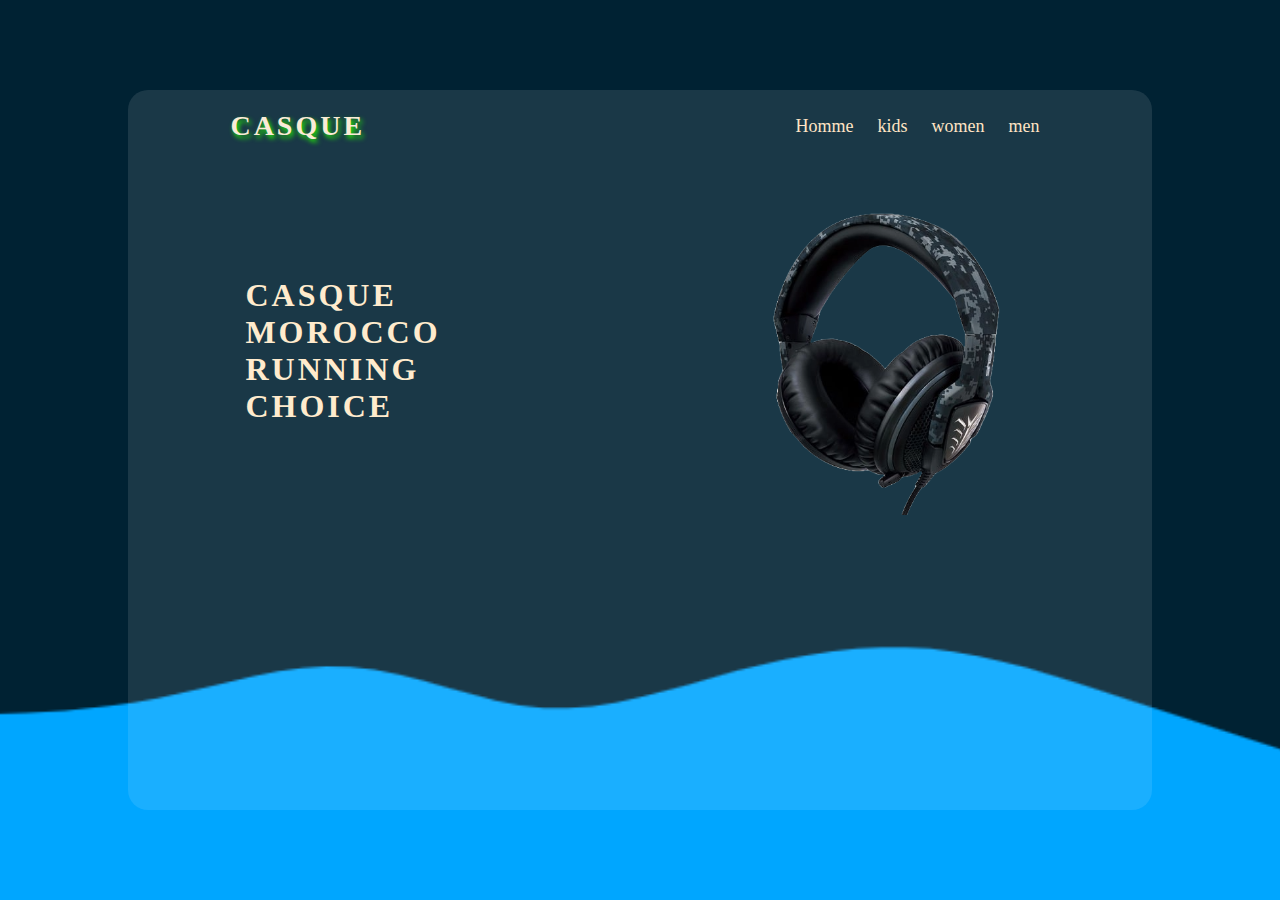
<file: produit-casque/produit_casque.html>
<!DOCTYPE html>
<html lang="en">
<head>
    <meta charset="UTF-8">
    <meta name="viewport" content="width=device-width, initial-scale=1.0">
    <title>Document</title>
    <link rel="stylesheet" href="produits_casque.css">
</head>
</html>
<body>
    <div class="content">
        <header>
            <nav>
                <a href="#" class="logo">casque</a>
                <ul>
                    <li><a href="C:\Users\LENOVO\Desktop\html\html\page0.html">Homme</a></li> 
                    <li><a href="#">kids</a></li>
                    <li><a href="#">women</a></li>
                    <li><a href="#">men</a></li>
                </ul>
            </nav>
        </header>
        <section>
            <div class="main">
                    <h1>
                        casque morocco running choice
                    </h1>
                    <!-- <p>
                        Lorem ipsum dolor sit amet consectetur,
                        adipisicing <br>elit. Autem numquam non 
                    </p> -->
                    <img  src="41vvzpuzryl.png">
            </div>
        </section>
    </div>


    
</body>
</html>
</file>
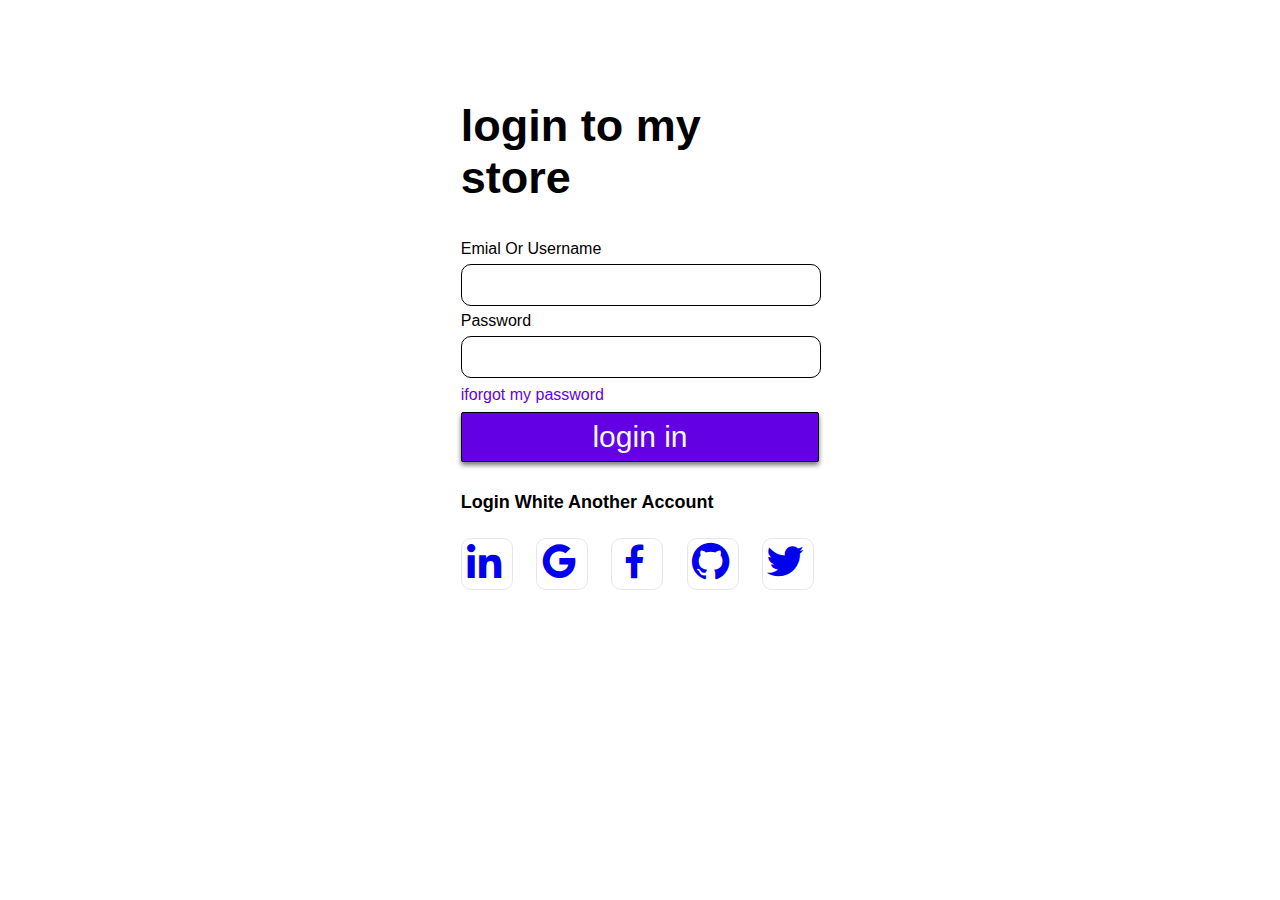
<file: projets-form/form.html>
<!DOCTYPE html>
<html lang="en">
<head>
    <meta charset="UTF-8">
    <meta name="viewport" content="width=device-width, initial-scale=1.0">
    <title>Document</title>
    <link href='https://unpkg.com/boxicons@2.1.4/css/boxicons.min.css' rel='stylesheet'>
    <link rel="stylesheet" href="form.css">
</head>
<body>
    <section class="content">
        <nav>
            <h1>login to my store</h1>
        </nav>

                <form action="https://www.google.come">
                    <label for="emial or username">emial or username</label>
                    <input type="text" id="emial or username" required  maxlength="50" minlength="10">
                    <label for="password">password</label>
                    <input type="password" id="password" required  maxlength="30" minlength="8">
                    <a href="#">iforgot my password</a>
                    <input type="submit" value="login in">
                </form>
                <footer>
                    <h2 class="account"> login white another account</h2>
                    <div class="icon_media">
                        <a href="#" class="link">
                            <i class='bx bxl-linkedin' ></i>
                        </a>
                        <a href="#" class="link">
                            <i class='bx bxl-google'></i>
                        </a>
                        <a href="#" class="link">
                            <i class='bx bxl-facebook' ></i>
                        </a>
                        <a href="#" class="link">
                            <i class='bx bxl-github'></i>
                        </a>
                        <a href="#" class="link">
                            <i class='bx bxl-twitter'></i>
                        </a>
                    </div>
                </footer>

    </section>
    
</body>
</html>
</file>
<file: form_html_css_php/style.css>
@import url('https://fonts.googleapis.com/css2?family=Archivo:wght@300;400&family=Exo+2:wght@500&family=Fredoka:wght@300..700&family=Livvic&family=Poppins:ital,wght@0,100;0,200;0,300;0,400;0,500;0,600;0,700;0,800;0,900;1,100;1,200;1,300;1,400;1,500;1,600;1,700;1,800;1,900&family=Roboto&family=Tajawal:wght@200;300;400;500;700;800;900&family=Unbounded:wght@200..900&display=swap');
*{
    margin: 0;
    padding: 0;
    box-sizing: border-box;
    font-family: "Poppins" ,sans-serif;
}
body{
    background-color :#0d6efd;
    width: 100%;
    display: flex;
    justify-content: center;
    align-items: center;
    height: 100vh;
}
.homme{
    width: 50%;
    height: 65%;
    background-color: rgb(255, 255, 255);
    border-radius: 5px;
}
.homme header{
    font-size: 22px;
    font-weight: 600;
    height: 15%;
    padding: 20px;
    display: flex;
    align-items: center;
    border-bottom: 1px solid black;
}
.homme form{
    width: 100%;
    height: 85%;
}
.homme form .ligne{
    height: calc(100%/4);
    display: flex;
    width: 100%;
    padding: 0px 20px;
    column-gap: 20px;
    justify-content: space-between;
    align-items: center;
}
.homme form .ligne .filed,.message{
    width: 100%;
    margin-top: 30px;
    display: flex;
    color: #bfbfbf;
    align-items: center;
    justify-content: center;
    border: 1px solid rgb(152, 152, 152);
    height: 50%;
    outline: none;
    border-radius: 5px;
    flex-direction: row-reverse;
}
.homme form .ligne .filed input{
    width: 90%;
    height: 90%;
    padding-left: 18px;
    border: none;
    outline: none;
    font-size: 18px
}
.homme form .ligne .filed input:focus.filed{
    border:2px solid #0d6efd;
}
.homme form .ligne .filed input:focus ~ i{
    color: #0d6efd;
}
#message{
    width: 100%;
    height: 25%;
    border: none;
    padding-right:  18px;
    padding-left: 4px;
    display: flex;
    justify-content: center;
    align-items: center;
}
#message textarea:focus ~ i{
    color: #0d6efd;
}
#message textarea{
    width: 100%;
    padding: 0px 35px;
    height: 100%;
    font-size: 18px
}
form #sub{
    height: 60px;
}
form #sub input{
    padding: 10px;
    font-size: 20px;
    font-weight: 400;
    border: none;
    border-radius: 5px;
    background-color: #0d6efd;
}
form #message i{
    position:relative;
    bottom: 34px;
    left: 20px;
}
@media screen and (max-width:1200px) {
    .homme{
        width: 62%;
    }
    
}
@media screen and (max-width:870px) {
    .homme{
        width: 72%;
    }
    
}
@media screen and (max-width:650px) {
    .homme{
        width: 70%;
        height: 75%;
    }
    .homme form .ligne{
        flex-direction: column;
        margin:5px 0px 10px 0px;
    }
    form #sub input{
        width: 100%;
    }
    .homme form .ligne .filed{
        height: 45%;
        margin-top: 0px;
    }
    .homme form .ligne .filed input{
        height: 90%;
        margin-top: 0px;
    }
    
}
</file>
<file: daschbord/css/style.css>
*{
    margin: 0;
    padding: 0;
    box-sizing: border-box;
    font-family: 'Unbounded';
}
:root{
    --wheight-titre:700;
    --background_table_contry:#A8DADC;
    --padding-cart:37px 28px;
    --raduis-cart:10px;
    --red-color:     #E63946;
    --secondary-color:#f1faee;
    --bacg-botton:#a8dadc;
    --color-font:     #717275;
    --hover-button:#1D3557;
    --family-font: 'Unbouded';
    --border: 1px solid #ced4da;
    --color-boredr:  #ced4da;
    --raduis20:20px;
    --size_moyenne:14px;
    --raduis-small:10px;
    --color-bodey:#ecececec;
    --girey-nav-color: #0000008c;
    --white-color:white;
    --pointer:pointer;
    --btn-font-size:12px;
    --font-whieght-light:300;
    --dark_color:black;

    
}


/*     navbar      */
header{
    display: flex;
    justify-content: space-between;
    align-items: center;
    padding: 10px 20px;
    font-size: 10px;
    height: 66px;
    top: 0;
    left: 0;
    border-bottom: var(--border);
    
}
header .logo{
    display: flex;
    align-items: center;
    justify-content: space-around;
    cursor: var(--pointer)
}
header .logo i{
    padding-bottom: 6px;
    padding-right: 5px;
    font-size: 2em;
}
header .logo h2{
    font-weight: 700;
    font-size:2em;
    letter-spacing: 1.2px;
    text-transform: capitalize;
     white-space: nowrap;/* no retour a la ligne en media query */
}
header input{
    padding: 10px 20px;
    font-size: 1.5em;
    border-radius: 20px;
    width:  38%;
    margin-right: 15%;
    border: 1.5px solid #ced4da;

}
header input:hover{
    background-color: var(--color-bodey);
}
header input:focus{
    border: 2px solid #40cff7;
    outline: none;
}

header .notification{
    display: flex;
    align-items: center;
    justify-content: space-between;
    width: 100px;
    font-size: 2.2em;
    color: var(--girey-nav-color);
    cursor: var(--pointer)

}
header .notification .fa-regular{
    position: relative;
    font-size: 0.9em;
}
header .notification .position-absolute{
    padding: 4px;
    bottom: 18px;
    left:15px ;
}
header .notification .fa-ellipsis-vertical{
    font-size: 0.8em;
}
header .notification .image-header{
    height: 32px;
    width: 32px;
}
header .notification .image-header img{
    width: 100%;
    height: 100%;
    object-fit: cover;
    border-radius: var(--raduis-small);
}



/*nav*/

nav{
    width: 25%;
    position: fixed;
    height: 742px;
    border-right: 1px solid var(--color-boredr);
    
}

nav .navigation{
    padding: 20px;
    list-style-type:none;
    height: 100%;
    
}
.navigation li:not(.chop_cart){
    margin: 5px 0px;
    height: 6%;
}

.navigation li a{
    padding: 8px 16px;
    font-size: 14px;
    font-weight: 300;
    color:var(--color-font);
    border-radius: 10px;
    text-decoration: none;
    text-transform: capitalize;
    transition: all 0.3s;
    

    
}
.navigation li a:hover{
    background-color: #E63946;
    color:var(--white-color);
}


.chop_cart .main{
    height: 200px;
    background-color: var(--color-bodey);
    padding: 20px;
    display: flex;
    flex-direction: column;
    justify-content: space-between;
    align-items: center;
    border-radius: var(--raduis20);
    margin: auto;
    margin-top: 45px;
    margin-bottom: 100px;
    /* border-bottom: 1px solid var(--color-boredr); */
    
}
.chop_cart .main img{
    width:100px;
    height:100px
}

.chop_cart .main a{
    padding: 10px 20px;
    background-color: var(--bacg-botton);
    font-size: 14px;
    border-radius: 100px;
    font-weight: 400;
    color: var(--white-color);
    
}
.chop_cart .main a:hover{
    background-color:var(--hover-button);
}

main{
    background-color: var(--color-bodey);
    height: 300vh;
    width: 75%;
    position:absolute;
    

    right: 0;

}
.Overview{
    /* font-size:22px; */
    font-weight: 400;
}
.hello{
    font-weight: 300;
    color: var(--color-font);
}

.content{
    width: 100%;
    display: grid;
    grid-template-columns: 58% 42%;
    column-gap: 20px;
}
.colon_1{
    display: grid;
    row-gap: 20px;
}

.cart_banck{
    width: 100%;
    overflow: hidden;
    position: relative;
    height: 250px;
    z-index: 10;
    font-size: var(--raduis-cart);
    background-color: var(--secondary-color);
    border-radius: 10px;
    padding: var(--padding-cart);
}
#titr_haut{
    color: var(--color-font);
    font-size:var(--btn-font-size) ;
}
.montant{
    color: var(--hover-button);
    font-weight: 700;
    font-size: 4.7em;
    


}
.chaifr{
    font-size: 2em;
    font-weight: var(--font-whieght-light);
    color: black;
}
.chaifr{
    display: flex;
    width: 210px;
    justify-content: space-between;
}
#VALID{
    font-size: 13px;
    font-weight: 400;
    color: var(--color-font);
}
#date_validate{
    font-size: 2em;
    font-weight: var(--font-whieght-light);
}
.info_cart{
    width: 100%;
    display: flex;
    justify-content: space-between;
    font-size: 1.1em;
    
}
.cart_banck::before{
    content: "";
    position: absolute;
    width: 180px;
    height: 180px;
    border-radius: 50%;
    top: -75px;
    right: -25px;
    z-index: 9;
    background-color: #ffa500;
}
.cart_banck::after{
    content: "";
    position: absolute;
    width: 200px;
    height: 200px;
    border-radius: 50%;
    top: -68px;
    z-index: 8;
    
    right: -20px;
    background-color:#ff0000;
}


.daschbord_circle_auto{
    height: 350px;
    width: 100%;
    /* padding: var(--padding-cart); */
    background-color:var(--white-color);
    border-radius: var(--raduis-cart);
}
.daschbord_circle_auto img{
    width: 100%;
    height: 100%;
}

.dashbord_row{
    height: 400px;
    width: 100%;
    background-color:var(--white-color);
    border-radius: var(--raduis-cart);
}
.dashbord_row img{
    margin:0px 5%;
    
    width: 90%;
    height: 100%;

}


.Exchange_rate{
    /* height: 480px; */
    width: 100%;
    background-color: var(--background_table_contry);
    border-radius: var(--raduis-cart);
    
}
.Exchange_rate>h5{
    color: var(--hover-button);
    font-weight: var(--wheight-titre);
    font-size: 24px;
}


.Country{
    display: flex;
    width: 100%;
    justify-content: space-between;
    align-items: center;
    border-bottom: 1px solid #c6e5e7;
}
.Country>.info_Country{
    display: flex;
    justify-content: space-between;
    align-items: center;
    width: 170px;
}
.Country>.info_Country img{
    width: 64px;
    height: 42px;
    object-fit: contain;
    border-radius: var(--raduis-small);
}
.info_Country #name_contry{
    width: 150px;
    /* background-color: #E63946; */
    margin-left: 20px;
}
.Country>.info_Country+.prix_info{
    display: flex;
    justify-content: space-between;
    align-items: start;

    width: 140px;
}
#name_contry h6{
    font-weight: var(--font-whieght-light);
    font-size: 18px;
    color: var(--dark_color);
    font-weight: var(--font-whieght-light);
    text-transform: uppercase;
    
}
#name_contry h6+p{
    color: var(--color-font);
    white-space: nowrap;
    font-size: 14px;
    font-weight: 500;
}
.info_Country+.prix_info{
    align-items: start;
}
.info_Country+.prix_info .sous1{
    padding-top: 15px;
}
.info_Country+.prix_info .sous1 h6{
    color: var(--color-font);
    font-size: 13px;
    font-weight: var(--font-whieght-light);
}
.info_Country+.prix_info .sous1 p{
    color:var(--hover-button);
    font-weight: 400;
    font-size: 14px;
}
.colin_2{
    display: flex;
    flex-direction: column;
    row-gap: 20px;
    

}
.colin_2 .profile{
    border-radius: var(--raduis-cart);

    padding: 30px ;
    background-color:var(--white-color) ;
    width: 100%;
    padding-bottom: 10px;;
    /* display: flex;
    justify-content: space-between;
    align-items: center;
    flex-direction: column; */
}
.colin_2 .profile .image{
    width: 130px;
    height: 130px;
    border-radius: 50%;
    margin: auto;
    position: relative;
    margin-bottom: 20px;
    border: none;
}
.colin_2 .profile .image img{
    width: 100%;
    height: 100%;
    border-radius: 50%;
    object-fit: cover;

}
.colin_2 .profile .image img+.modifier{
    width: 35px;
    height: 35px;
    border-radius: 50%;
    background-color: var(--red-color);
    position: absolute;
    bottom: 10px;
    left:95px;
    display: flex;
    justify-content: center;
    align-items: center;
}
.colin_2 .profile .image img+.modifier #mo{
    font-size: 19px;
    font-weight: 500;
    color: #fff;
}
.colin_2 .profile .inforamtion_profile{
    padding: 0px 0px 0px 50px;
    font-size: 14px;
}

.colin_2 .profile .inforamtion_profile .name{
    display: flex;
    margin-bottom: 10px;
    flex-wrap: wrap;

}
.colin_2 .profile .inforamtion_profile .name strong{
    margin-right: 50px;
    font-size: 16px;
    text-transform: capitalize;

}
.colin_2 .profile .inforamtion_profile .name a{
    text-decoration: none;
    color: var(--color-font);
    font-weight: var(--font-whieght-light);
    font-size: var(--size_moyenne);
}

.methode_get{
    background-color: var(--background_table_contry);
    display: flex;
    justify-content: space-between;
    padding: 26px 50px;
    border-radius: var(--raduis-cart);
    align-items: center;
    flex-wrap: wrap;
}

.methode_get .icon{
    width: 55px;
    height: 55px;
    transition: 0.2s;
    border-radius: 20px;
    cursor: pointer;
    display: flex;
    justify-content: center;
    align-items: center;
    background-color: var(--white-color);
}
.methode_get .icon i{
    color:var(--color-font);
    transition: 0.3s;

    font-size: 30px;
}
.methode_get .icon:hover{
    background-color: var(--hover-button);
}
.methode_get .icon:hover i{
    color: white;
}
.methode_get .met{
    display: flex;
    justify-content: space-between;
    flex-direction: column;
    align-items: center;
    height: 90px;
}
.methode_get .icon+p{
    color: var(--color-font);
    font-weight: 300;
    font-size:14px;
}


.colin_2 .userstack{
    padding: 30px;
    padding-bottom: 20px;
    background-color: var(--secondary-color);
    border-radius: var(--raduis-cart);

}
.colin_2 .userstack h1{
    color: var(--hover-button);
    font-weight: 500;
    font-size: 22px;

}
.colin_2 .userstack .imageuser{
    width: 100%;
    display: flex;
    border-bottom:  1px solid var(--color-boredr);
    flex-direction: column;
    align-items: center;
    justify-content: space-between;
    padding-bottom: 20px;

}
.colin_2 .userstack .imageuser .user{
    width: 100%;
    display: flex;
    padding: 15px 0px;
    align-items: center;
    
}
/* #oo{
    object-fit: cover;
} */
.colin_2 .userstack .imageuser .user  img{
    width: 64px;
    height: 64px;
    border-radius: 20px;
    object-fit: cover;
}
.colin_2 .userstack .imageuser .user .info{
    width:100%;
    display: flex;
    justify-content: space-between;
    align-items: center;
    padding: 0px 10px;

}
.colin_2 .userstack .imageuser .user .info .les_prix>*{
    margin: 0px;
}
.colin_2 .userstack .imageuser .user .info .fullname>*{
    margin: 0px;
}

.colin_2 .userstack .imageuser .user .info .fullname h5{
    font-size: 16px;

}
.colin_2 .userstack .imageuser .user .info .fullname p{
    font-size: 14px;
    color: var(--color-font);
}
.colin_2 .userstack .imageuser .user .info .les_prix :first-child{
    font-size: 13px;
}
.colin_2 .userstack .imageuser .user .info .les_prix #prix{
    font-size: 16px;
    color: var(--red-color);
    font-weight: 700;
    text-align: center;
}

.colin_2 .userstack .button{
    margin:20px 0px;
    padding: 5px ;
    width: 100%;
    display: flex;
    justify-content: center;
    align-items: center;

    border-radius: 25px;
}
.colin_2 .userstack .button a{
    background-color: var(--background_table_contry);
    color: white;
    font-size: 18px;
    font-weight: 200;
    border-radius: 25px;
    padding: 8px 25px;
    text-decoration: none;
    transition: 0.3s;
}
.colin_2 .userstack .button a:hover{
    background-color: var(--hover-button);
}
</file>
<file: ecommerce_website/website1.css>
*{
    margin: 0;
    padding:0;
    box-sizing: border-box;
}
.navbar{
    display: flex;
    align-items: center;
    padding: 20px;


}
.navbar .logo img{
    height: 70;
    width: 200px;
}
.navbar nav{
    flex: 1;
    text-align: right;
}
.navbar nav ul{
    list-style-type: none;
}
.navbar nav ul {
    display: flex;
    float: right;
    
}
.navbar nav ul li {
    margin-right: 20px;
}
.navbar nav ul li a{
    text-decoration: none;
    color: darkslategray;
    font-size: 17px;
    transition: 0.5s;
}
.navbar nav ul li a:hover{
    color: deeppink;
}
.header{
    max-width: 100%;
    height: 100vh;
    background:radial-gradient(#fff,#ffd6d6);
    padding: 0px 30px;
    margin: auto;
    font-family: 'Rubik', sans-serif;
}
.header .page1{
    display: flex;
    justify-content: space-around;
    align-items: center;
    flex-wrap: wrap;
}
.header .page1 .col1{
    width: 50%;
}
.header .page1 .col2{
    width: 50%;
    float: right;
}
.header .page1 .col2 img{
    width: 100%;
    height: auto;
    padding: 50px;
    padding-left: 80px;
    padding-bottom: 0px;
}
.header .page1 .col1 h1{
    font-size: 70px;
    margin: 25px 0px;
    text-transform: capitalize;
}
.header .page1 .col1 p{
    font-size: 20px;
    width: 100%;
    margin-bottom: 50px;
}
.header .page1 .col1 .botona{
    padding: 12px 45px ;
    background-color: blueviolet;
    
    border-radius: 20px;
    text-decoration: none;
    color: antiquewhite;
    text-transform: capitalize;
    font-weight: 700;
    font-size: 20px;
    transition: 0.3s;
}
.header .page1 .col1 .botona:hover{
    background-color:dimgray
}
.categorer{
    display: flex;
    justify-content: center;
    align-items: center;
    width: 100%;
    flex-direction: column;
    height: max-content;
    
    
}
.categorer .row{
    display: flex;
    align-items: center;
    justify-content: space-around;
    width: 70%;
    padding-top: 100px;
    padding-bottom: 120px;
    margin-left: 15%;
    margin-right: 15%;
}
.categorer .row .col1{
    width: calc(90%/3);
}
.categorer .row .col1 img{
    width: 100%;
    border-radius: 5px;
}
.categorer .featured>h1{
    font-size: 40px;
    font-family: 'Trebuchet MS', 'Lucida Sans Unicode', 'Lucida Grande', 'Lucida Sans', Arial, sans-serif;
    color: rgb(105, 103, 103);
    margin-bottom: 40px;
    text-align: center;
    display: block;
    line-height: 80px;
    position: relative;
}
.categorer .featured>h1::after{
    content: '';
    background-color: #ff6200;
    width: 80px;
    height: 5px;
    border-radius: 5px;
    position: absolute;
    bottom: 0;
    left: 50%;
    transform: translate(-50%,-50%);

}
.categorer .featured{
    width: 100%;
    height: max-content;
    margin-bottom: 80px
}
.categorer .featured .cart .col{
    width:calc(80%/4);
    transition: 0.6s;
    border-radius: 10px;

}
.categorer .featured .cart .col:hover{
    transform: scale(1.2);
}
.categorer .featured .cart .col .start{
    margin-top: 10px;
    width: 100%;
    font-size: 20px;
}
.categorer .featured .cart{
    display: flex;
    width: 100%;
    justify-content: space-between;
    padding: 0px 10%;
}
.categorer .featured .cart .col span{
    font-size: 20px;
    font-family: 'Rubik', sans-serif;
    color: dimgray;
}
.categorer .featured .cart .col .prix{
    width: 100%;
    margin-top: 8px;
    font-size: 25px;
}
.categorer .featured .cart .col .prix i{
    position: relative;
    top: 3px;
}
.categorer .featured h2{
    font-size: 40px;
    font-family: 'Trebuchet MS', 'Lucida Sans Unicode', 'Lucida Grande', 'Lucida Sans', Arial, sans-serif;
    color: rgb(64, 64, 64);
    margin-top: 60px;
    text-align: center;
    position: relative;
    line-height:80px;
}
.categorer .featured h2::after{
    content:'';
    width:70px;
    height: 5px;
    background-color: #ff6200;
    position: absolute;
    bottom: 0;
    transform: translate(-50%,-50%);
    left: 50%;
}
</file>
<file: css/style_forme.css>
form{
    box-shadow: #000000 1px 3px 5px;
    max-width: 300px;
    padding: 5px 10px;
    align-items: center;
    margin: 100px auto;
    font-size: 18px;
    border-radius: 30px;
    background: #70e1f5;
    background: -webkit-linear-gradient(to top, #ffd194, #70e1f5);  /* Chrome 10-25, Safari 5.1-6 */
    background: linear-gradient(to top, #ffd194, #70e1f5); /* W3C, IE 10+/ Edge, Firefox 16+, Chrome 26+, Opera 12+, Safari 7+ */;
    height: 350px;
    text-shadow: 1px 2px 3px rgb(255, 255, 255);
    font-family: cursive;

}
input{
    display: block;
    width: 80%;
    border-radius: 10px;
    border: solid rebeccapurple;
    height: 30px;
    margin: 0px 25px ;
    font-family:Cambria, Cochin, Georgia, Times, 'Times New Roman', serif;
    
    
}

label{
    margin:auto 100px;
    text-align: center;
    height: 20px;
    
}
button:hover{
    background-color: rgb(7, 113, 148);
    text-shadow: 2px 2px 5px rgb(0, 0, 0);
    border: #ffd194 solid 2px;
    
}
button{
    margin: 27px 100px auto 100px;
    padding: 10px 25px;
    font-size: 15px;
    border-radius: 30px;
    box-shadow: rgb(0, 22, 112)
}
body{
    background: #ef32d9;  /* fallback for old browsers */
    background: -webkit-linear-gradient(to right, #89fffd, #ef32d9);  /* Chrome 10-25, Safari 5.1-6 */
    background: linear-gradient(to right, #89fffd, #ef32d9); /* W3C, IE 10+/ Edge, Firefox 16+, Chrome 26+, Opera 12+, Safari 7+ */

}
.phone{
    margin: auto 83px;
}
h1{
    font-size: 50px;
    text-align: center;
    color: rgb(40, 3, 96);
    font-family: cursive;
    text-shadow: 3px 3px 5px bisque;
}
</file>
<file: portfolio/portfolio.css>
html {
  scroll-behavior: smooth;
}

* {
 font-family: 'Poppins', sans-serif;
  margin: 0;
  padding: 0;
  box-sizing: border-box;
}

body {
    background: rgb(174, 197, 238);
    background: radial-gradient(
      circle,
      rgb(93, 87, 215) 0%,
      rgb(85, 87, 208) 100%
    );
    width: 100%;
    display: flex;
    align-items: center;
    justify-content: center;
    
}
/* ---------------------NAVBARE-------------------------- */
.navbar{ 
    background: rgba(255, 255, 255, 0.4);
    box-shadow: 0 0 1rem 0 rgba(0, 0, 0, 0.05);
    border-radius: 1rem;
    backdrop-filter: blur(1rem);
    -webkit-backdrop-filter: blur(1rem);
    position: relative;
    width: calc(100% - 170px);
    top: 5px;
    opacity: 100%;
    border-radius: 10px;
    position: fixed;
    padding: 10px 50px;
    display: flex;
    align-items: center;
    justify-content: center;
    height: 80px;
    z-index: 9999999;
    align-items: center;
    background: rgba(255, 255, 255, 0.578);
    
}
.navbar nav{
    display:flex;
    width: 100%;
    align-items: center;
    justify-content: space-between;
}
.navbar nav ul{
    display: flex;
    justify-content: space-between;
    width:50%;
    float: right;

}
.navbar nav ul li{
    list-style-type: none;
}
.navbar nav ul li a{
    text-decoration: none;
    font-size: 22px;
    font-weight: 500;
    color: rgb(0, 0, 0);
    font-family: 'Poppins', sans-serif;
}
.navbar nav h1{
    margin-left: 10px;
    font-size: 40px;
    color: black;
    font-weight: 900;
    text-transform: capitalize;
    cursor: pointer;
}
/* ----------------------content------------------ */
.container{
    width: 85%;
    height: 250vh;
    background: rgba(189, 189, 189, 0.5);
    box-shadow: 0 0 1rem 0 rgba(0, 0, 0, 0.05);
    border-radius: 15px;
    padding: 50px;
    display: flex;
    flex-direction: column;
    padding-top: 70px;
    justify-content: space-between;
    margin-top: 150px;

}
.container .homme{
    width: 100%;
    display: flex;
    justify-content: space-between;
    align-items: center;
    height: 400px;

    
}
.container .homme .text{
    width: 60%;
    height: 80%;
    border-radius: 15px;
    padding: 20px 10px;
    box-shadow: 0 0 1rem 0 rgba(0, 0, 0, 0.961);
    border: 1px solid rgb(255, 255, 255);
    background-color: rgba(255, 255, 255, 0.495);
    z-index: 1000;

    
}
.container .homme .text h2{
    font-size: 30px;
    margin-bottom: 10px;
    text-transform: capitalize;
    

}
.container .homme .text p{
    font-size: 22px;

}
.container .homme .text .botonat{
    margin-top: 30px;
    width: max-content;
}
.container .homme .text .botonat a{
    padding: 15px 20px;
    background-color: white;
    border-radius: 30px;
    margin-right: 10px;
    text-decoration: none;
    color: rgb(0, 0, 0);
}
.container .homme .image{
    width: 35%;
    height: 100%;
}
.container .homme .image img{
    width: 100%;
    height: 100%;
    z-index: 1000;
}
.container .about_me{
    height: 400px;
    width: 100%;
    display: flex;
    justify-content: space-between;


}
.container .about_me .image {
    width: 35%;
    display: flex;
    justify-content: center;
    align-items: center;
}
.container .about_me .image img{
    width: 100%;
    height:70%;
    
}
.container .about_me .text{
    width: 60%;
    padding: 15px 20px;
    font-size: 22px;
    border-radius: 15px;
    padding: 20px 10px;
    box-shadow: 0 0 1rem 0 rgba(0, 0, 0, 0.961);
    border: 1px solid rgb(255, 255, 255);
    background-color: rgba(255, 255, 255, 0.495);
    z-index: 1000;
}
.container .about_me .text h2{
    font-size: 40px;
    color: rgb(0, 0, 0);
    text-transform: capitalize;
    font-weight: 600;
    line-height: 40px;
}
.container .about_me .text .p1{
    font-size: 18px;
    font-weight: 300;
}
.container .about_me .text .icon i{
    font-size: 40px;
    color: #888888;
    line-height: 50px;

}
.container .about_me .text .icon{
    width: 50%;
    display: flex;
    justify-content: space-between;
}
.container .about_me .text .p2 span{
    font-size: 18px;
    display: block;
}
.container .expérience{
    width: 100%;
    height: 600px;
}
.container .expérience .les_box{
    width: 100%;
    height: 80%;
    display: flex;
    justify-content: space-between;
    align-items:flex-end;
}
.container .expérience .les_box .box{
    box-shadow: 0 0 1rem 0 rgba(0, 0, 0, 0.961);
    background-color: rgba(255, 255, 255, 0.71);
    width: calc(90%/3);
    height: 90%;
    border: 1px solid white;
    border-radius: 10px;
    display: flex;
    flex-direction: column;
    position: relative;
}
.container .expérience h1{
    text-align: center;
    font-size: 40px;
    text-transform: capitalize;
}
.container .expérience .les_box .box::before{
    content: '';
    top: 0;
    left: 0;
    width: 100%;
    height: 40%;
    background-color: #000000;
    position: absolute;
    border-top-right-radius: 10px;
    
    border-top-left-radius: 10px;

}
.container .expérience .les_box #box3::before{
    background-color: rgb(29, 54, 217);
}
.container .expérience .les_box #box1::before{
    background-color: #5a5a5a;
}

.container .expérience .les_box .box img{
    width: 100px;
    height: 100px;
    border-radius: 50%;
    object-fit: cover;
    z-index: 10000;
    left: 50%;
    position: absolute;
    top: 160px;
    transform: translate(-50%,-50%);
    box-shadow: 0 0 1rem 0 rgba(0, 0, 0, 0.961);
}
.container .expérience .les_box #box2 img{
    border: 2px solid black;
}
.container .expérience .les_box .box h1{
    font-size: 23px;
    color: white;
    position: absolute;
    top: 215px;
    align-self: center;
}
.container .expérience .les_box .box p{
    position: absolute;
    top: 290px;
    text-align: center;
    font-size: 18px;
    color: #000000;
}
.container .expérience .les_box .box h2{
    position: absolute;
    top: 50px;
    font-size: 40px;
    color: white;
    transform: translate(-50%,-50%);
    left: 50%;
   
}
.container .expérience .les_box .box h4{
    position: absolute;
    top: 250px;
    font-size: 22px;
    color: #5a5a5a;
    align-self: center;
}
</file>
<file: produit-casque/produits_casque.css>
*{
    margin: 0;
    padding: 0;
}
body{
    background-color:rgb(20, 17, 17);
    height: 100vh;
    width:100%;
    display: flex;
    justify-content: center;
    align-items: center;
    background-position: center;
    background-attachment: fixed;
    background-size: cover;



    background-image: url(../img/wave-haikei.png);
    background-repeat: no-repeat;
}
.content{
    width: 80%;
    height: 80%;
    background-color: rgba(255, 255, 255, 0.1);
    border-radius:20px;
}
nav{
    display: flex;
    align-items: center;
    justify-content: space-between;
    padding: 20px 0;
    margin:auto;
    width: 80%;
}
nav ul li{
    display: inline-block;
    margin: 0 5px;
}
nav .logo{
    text-decoration: none;
    color: antiquewhite;
    text-transform: uppercase;
    letter-spacing: 3px;
    font-size: 28px;
    text-shadow: 2px 3px 5px rgb(34, 255, 0);
    font-weight: 700;
}
nav ul li a{
    text-decoration: none;
    color: bisque;
    font-size: large;
    display: flex;
    margin: 0 5px;
}

nav ul li a:hover{
    color: red;
    text-shadow: 3px 2px 6px white;
}
section .main{
    display: flex;
    justify-content: space-between;
    align-items:center;
    height: 100%;
    width: 80%;
    margin: 25px auto; 
}
.main h1{
    color: blanchedalmond;
    text-transform: uppercase;
    width: 40%;
    letter-spacing: 3px;
    padding-left: 15px;
    
}
.main img{
    width: 40%;
    height: auto;
   

}
.main h1:hover{
    text-shadow: 2px 3px 5px rgb(255, 0, 200);
}
.main img:hover{
    filter: drop-shadow(0px 0px 10px
    rgb(255, 255, 255));
}
@media (max-width:1267px) and (min-width:1080px){
    section .main{
        margin: 80px auto;
    }
}
@media (max-width:1080px) and (min-width:1050px){
    section .main{
        margin: 100px auto;
    }
}
@media (max-width:1050px) and (min-width:700px){
    section .main{
        margin-top: 100px;
        margin-left: 50px;
        
     
        width: 90%;

    }
    .main h1{
        width: 60%;
        height: auto;
}
}
@media (max-width:700px){
    section .main{
        flex-direction:column;
        justify-content: center;
        margin-top: 80px;

    }
    .main h1,.main img{
        width: 80%;
    }
    h1{
        font-size: large;
    }
    nav{
        width:100%;
       
        flex-direction: column;
        justify-content: center;
    }
       
}
@media (max-width:432px){
    section .main{
        flex-direction:column;
        justify-content: center;
        margin-top: 30%;
        width: 100%;
        display: grid;
        place-items: center;
    }
    section{
        width: 100%;
        display: grid;
        place-items: center;
    
        
    }
    h1{
        margin-left: 25px;
        font-size: larger;
    }
    nav{
        width:100%;
       
        flex-direction: column;
        justify-content: center;
        height: 100px;
        padding: 20px aut;
    }
        
}
</file>
<file: projets-form/form.css>
*{
    margin: 0;
    padding: 0;
}
.content{
    width: 100%;
    height: 100vh;

}
body{
    font-family: "Nunito",sans-serif;
}
.content{
    width: 28%;
    margin: 100px auto;
    height: max-content;
}
.content form{
    display: flex;
    flex-direction: column;
    margin: 30px 0px;
}
.content form label{
    margin: 6px 0;
    text-transform: capitalize;
    font-weight: 300;
}
.content form input[type="text"],input[type="password"]{
    width: 100%;
    height: 40px;
    border-radius: 10px;
    border: 0.5px solid black;
    font-size: 20px;
}
.content form a{
    margin: 8px 0px;
    text-decoration: none;
    color: #6400e4;
}
.content nav h1{
    font-size:45px;
    color: #000000;
    font-family: 'Franklin Gothic Medium', 'Arial Narrow', Arial, sans-serif;
}
.content form input[type="submit"]{
    width: 100%;
    height: 50px;
    font-size: 30px;
    background-color: #6400e4;
    border:  0.5px solid black;
    border-radius: 2px;
    color: aliceblue;
    box-shadow: 0px 3px 5px 0px rgba(0,0,0, 0.55)
}
footer{
    width: 100%;
    height: 150px;
}
footer h2{
    font-size: 18px;
    text-transform: capitalize;
}
footer .icon_media{
    margin-top: 25px;
    display: flex;
    justify-content: space-between;

}
footer .icon_media .link{
    margin-right: 5px;
    color: -webkit-linear-gradient(to right, #1fddff, #ff4b1f);
    border: 1px solid #e7e7e7;
    width:50px;
    height: 50px;
    background-color: rgb(255, 255, 255);
    border-radius: 10px;
}
footer .icon_media .link:hover{
    box-shadow: rgb(30, 29, 29) 0px 5px 11px;}
footer .icon_media .link i{
    font-size: 45px;
}
@media (max-width:700px){
    .content{
        width: 70%;
        margin: 70px auto;
        height: max-content;
    }
    .content nav h1{
        font-size: 35px;
        font-family: 'Franklin Gothic Medium', 'Arial Narrow', Arial, sans-serif;
    }

}
</file>
